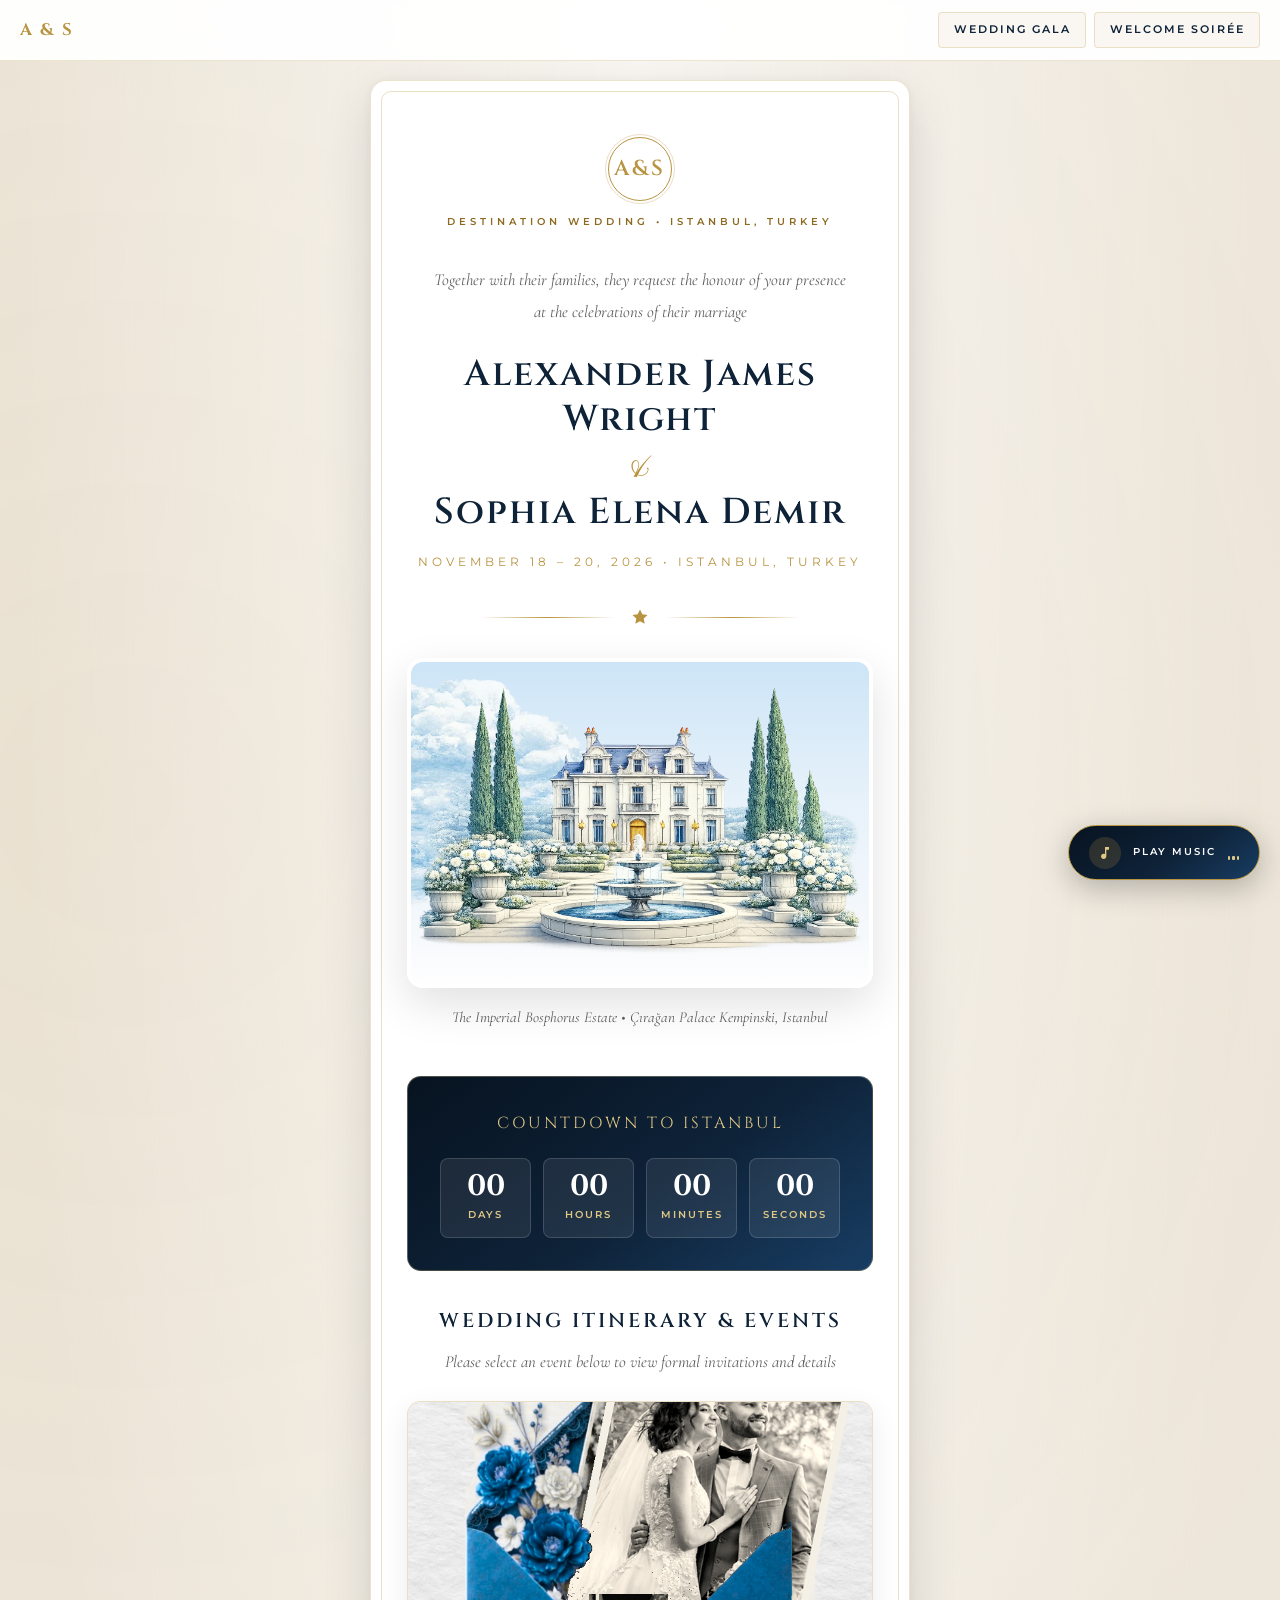
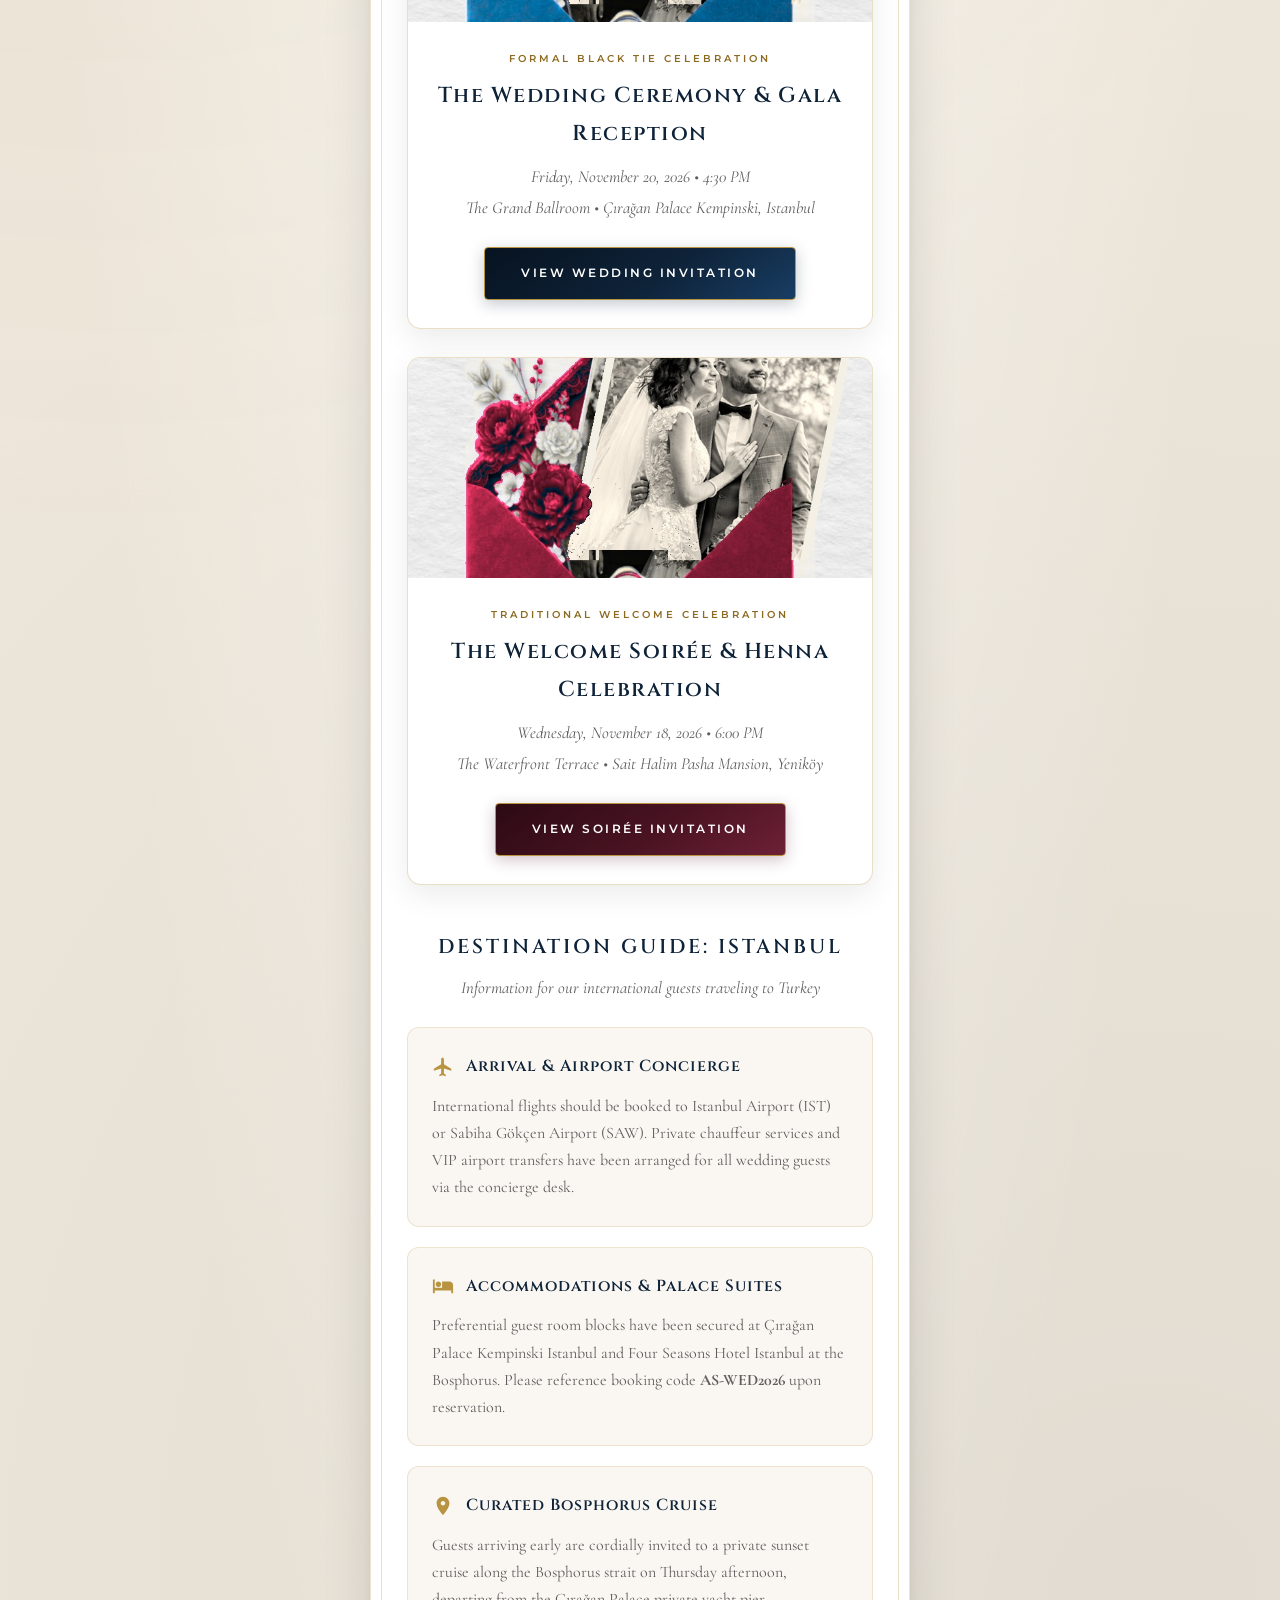
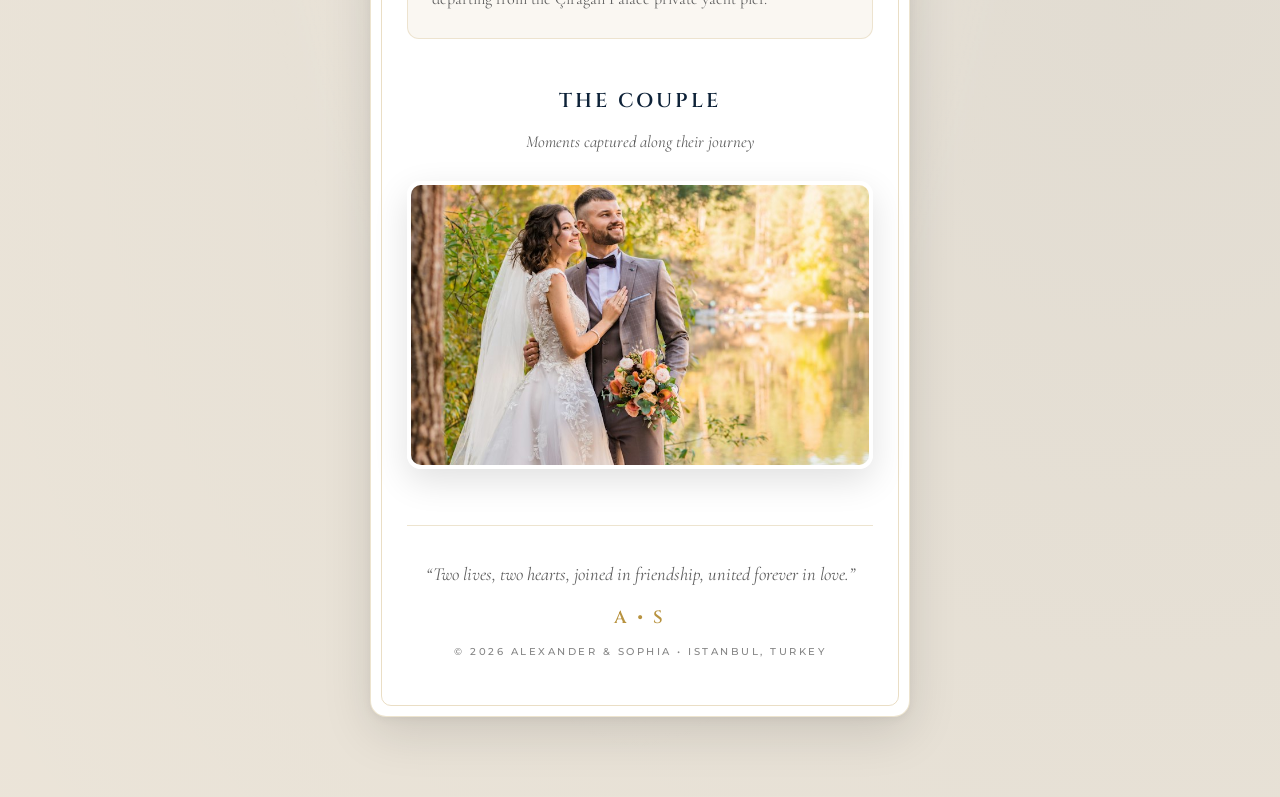
<file: index.html>
<!DOCTYPE html>
<html lang="en" data-theme="navy">
<head>
  <meta charset="UTF-8">
  <meta name="viewport" content="width=device-width, initial-scale=1.0">
  <meta name="description" content="The Wedding Celebrations of Alexander & Sophia — A Luxury Destination Wedding in Istanbul, Turkey.">
  <title>Alexander & Sophia — The Wedding Celebrations</title>
  <link rel="stylesheet" href="style.css">
</head>
<body>

  <!-- Top Floating Navigation -->
  <header class="top-nav-bar">
    <div class="nav-monogram">A &amp; S</div>
    <div style="display: flex; gap: 0.5rem;">
      <a href="damat.html" class="nav-link-btn">Wedding Gala</a>
      <a href="gelin.html" class="nav-link-btn">Welcome Soirée</a>
    </div>
  </header>

  <!-- Page Container -->
  <main class="page-container" style="padding-top: 5rem;">

    <!-- Main Invitation Stationery Sheet -->
    <article class="invitation-sheet">

      <!-- Monogram Crest -->
      <div class="monogram-crest">
        <div class="crest-symbol">
          <span class="crest-letters">A&amp;S</span>
        </div>
        <div class="crest-subtitle">Destination Wedding &bull; Istanbul, Turkey</div>
      </div>

      <!-- Formal Heading -->
      <header class="invitation-header">
        <p class="invitation-intro">
          Together with their families, they request the honour of your presence at the celebrations of their marriage
        </p>
        <h1 class="couple-title">
          Alexander James Wright
          <span class="ampersand">&amp;</span>
          Sophia Elena Demir
        </h1>
        <p class="font-sans text-gold" style="font-size: 0.75rem; letter-spacing: 4px; margin-top: 1rem;">
          November 18 &ndash; 20, 2026 &bull; Istanbul, Turkey
        </p>
      </header>

      <!-- Luxury Divider -->
      <div class="luxury-divider">
        <svg viewBox="0 0 24 24"><path d="M12 2L15.09 8.26L22 9.27L17 14.14L18.18 21.02L12 17.77L5.82 21.02L7 14.14L2 9.27L8.91 8.26L12 2Z"/></svg>
      </div>

      <!-- Featured Grand Palace Venue Artwork with Moving Clouds -->
      <div class="section-block">
        <div class="palace-scene-card">
          <div class="palace-scene-sky">
            <div class="cloud-layer cloud-1"><img src="assets/cloud-1.webp" alt="Drifting Clouds"></div>
            <div class="cloud-layer cloud-2"><img src="assets/cloud-2.webp" alt="Drifting Clouds"></div>
            <div class="cloud-layer cloud-3"><img src="assets/cloud-3.webp" alt="Drifting Clouds"></div>
          </div>
          <div class="palace-scene-building">
            <img src="assets/home.webp" alt="The Imperial Bosphorus Estate — Çırağan Palace">
          </div>
        </div>
        <p class="artwork-caption">
          The Imperial Bosphorus Estate &bull; Çırağan Palace Kempinski, Istanbul
        </p>
      </div>

      <!-- Countdown to Istanbul -->
      <div class="countdown-box" data-countdown="2026-11-20T17:00:00">
        <div class="countdown-heading">Countdown to Istanbul</div>
        <div class="countdown-numbers">
          <div class="countdown-item">
            <div class="countdown-digit" id="count-days">00</div>
            <div class="countdown-unit">Days</div>
          </div>
          <div class="countdown-item">
            <div class="countdown-digit" id="count-hours">00</div>
            <div class="countdown-unit">Hours</div>
          </div>
          <div class="countdown-item">
            <div class="countdown-digit" id="count-minutes">00</div>
            <div class="countdown-unit">Minutes</div>
          </div>
          <div class="countdown-item">
            <div class="countdown-digit" id="count-seconds">00</div>
            <div class="countdown-unit">Seconds</div>
          </div>
        </div>
      </div>

      <!-- Wedding Events Overview / Two Portals -->
      <div class="section-block">
        <h2 class="section-title">Wedding Itinerary &amp; Events</h2>
        <p class="section-subtitle">Please select an event below to view formal invitations and details</p>

        <!-- Event 1: The Wedding Gala (Groom & Bride) -->
        <div class="portal-card">
          <div class="portal-thumb">
            <img src="assets/envelope-blue.jpg" alt="The Formal Wedding Invitation Envelope">
          </div>
          <div class="portal-body">
            <div class="portal-tag">Formal Black Tie Celebration</div>
            <h3 class="portal-name">The Wedding Ceremony &amp; Gala Reception</h3>
            <p class="portal-date-venue">
              Friday, November 20, 2026 &bull; 4:30 PM<br>
              The Grand Ballroom &bull; Çırağan Palace Kempinski, Istanbul
            </p>
            <a href="damat.html" class="btn-luxury btn-primary-navy">View Wedding Invitation</a>
          </div>
        </div>

        <!-- Event 2: Welcome Soirée & Henna Night -->
        <div class="portal-card">
          <div class="portal-thumb">
            <img src="assets/envelope-burgundy.jpg" alt="The Traditional Bosphorus Henna Night Invitation">
          </div>
          <div class="portal-body">
            <div class="portal-tag">Traditional Welcome Celebration</div>
            <h3 class="portal-name">The Welcome Soirée &amp; Henna Celebration</h3>
            <p class="portal-date-venue">
              Wednesday, November 18, 2026 &bull; 6:00 PM<br>
              The Waterfront Terrace &bull; Sait Halim Pasha Mansion, Yeniköy
            </p>
            <a href="gelin.html" class="btn-luxury btn-primary-burgundy">View Soirée Invitation</a>
          </div>
        </div>
      </div>

      <!-- Destination Travel Highlights -->
      <div class="section-block">
        <h2 class="section-title">Destination Guide: Istanbul</h2>
        <p class="section-subtitle">Information for our international guests traveling to Turkey</p>

        <div class="guide-card">
          <div class="guide-header">
            <svg viewBox="0 0 24 24"><path d="M21 16v-2l-8-5V3.5c0-.83-.67-1.5-1.5-1.5S10 2.67 10 3.5V9l-8 5v2l8-2.5V19l-2 1.5V22l3.5-1 3.5 1v-1.5L13 19v-5.5l8 2.5z"/></svg>
            <h4 class="guide-title">Arrival &amp; Airport Concierge</h4>
          </div>
          <p class="guide-text">
            International flights should be booked to Istanbul Airport (IST) or Sabiha Gökçen Airport (SAW). Private chauffeur services and VIP airport transfers have been arranged for all wedding guests via the concierge desk.
          </p>
        </div>

        <div class="guide-card">
          <div class="guide-header">
            <svg viewBox="0 0 24 24"><path d="M7 13c1.66 0 3-1.34 3-3S8.66 7 7 7s-3 1.34-3 3 1.34 3 3 3zm12-6h-8v7H3V5H1v15h2v-3h18v3h2v-9c0-2.21-1.79-4-4-4z"/></svg>
            <h4 class="guide-title">Accommodations &amp; Palace Suites</h4>
          </div>
          <p class="guide-text">
            Preferential guest room blocks have been secured at Çırağan Palace Kempinski Istanbul and Four Seasons Hotel Istanbul at the Bosphorus. Please reference booking code <strong>AS-WED2026</strong> upon reservation.
          </p>
        </div>

        <div class="guide-card">
          <div class="guide-header">
            <svg viewBox="0 0 24 24"><path d="M12 2C8.13 2 5 5.13 5 9c0 5.25 7 13 7 13s7-7.75 7-13c0-3.87-3.13-7-7-7zm0 9.5c-1.38 0-2.5-1.12-2.5-2.5s1.12-2.5 2.5-2.5 2.5 1.12 2.5 2.5-1.12 2.5-2.5 2.5z"/></svg>
            <h4 class="guide-title">Curated Bosphorus Cruise</h4>
          </div>
          <p class="guide-text">
            Guests arriving early are cordially invited to a private sunset cruise along the Bosphorus strait on Thursday afternoon, departing from the Çırağan Palace private yacht pier.
          </p>
        </div>
      </div>

      <!-- Romantic Editorial Photo Feature -->
      <div class="section-block">
        <h2 class="section-title">The Couple</h2>
        <p class="section-subtitle">Moments captured along their journey</p>
        <div class="artwork-frame">
          <img src="assets/stock_couple_smile.jpg" alt="Alexander &amp; Sophia in Istanbul">
        </div>
      </div>

      <!-- Stationery Footer -->
      <footer class="stationery-footer">
        <p class="footer-quote">
          &ldquo;Two lives, two hearts, joined in friendship, united forever in love.&rdquo;
        </p>
        <div class="footer-monogram">A &bull; S</div>
        <p class="footer-credits">
          &copy; 2026 Alexander &amp; Sophia &bull; Istanbul, Turkey
        </p>
      </footer>

    </article>
  </main>

  <!-- Audio Player Floating Bar (Canon in D Major) -->
  <div class="floating-audio-bar" id="audio-player-btn" title="Toggle Ceremony Music">
    <div class="audio-icon-box">
      <svg viewBox="0 0 24 24"><path d="M12 3v10.55c-.59-.34-1.27-.55-2-.55-2.21 0-4 1.79-4 4s1.79 4 4 4 4-1.79 4-4V7h4V3h-6z"/></svg>
    </div>
    <span class="audio-label">Play Music</span>
    <div class="sound-bars-indicator">
      <span></span><span></span><span></span>
    </div>
  </div>

  <audio id="wedding-audio" loop preload="auto">
    <source src="assets/wedding-music.ogg" type="audio/ogg">
    <source src="assets/wedding-music.mp3" type="audio/mpeg">
  </audio>

  <script src="main.js"></script>
</body>
</html>
</file>
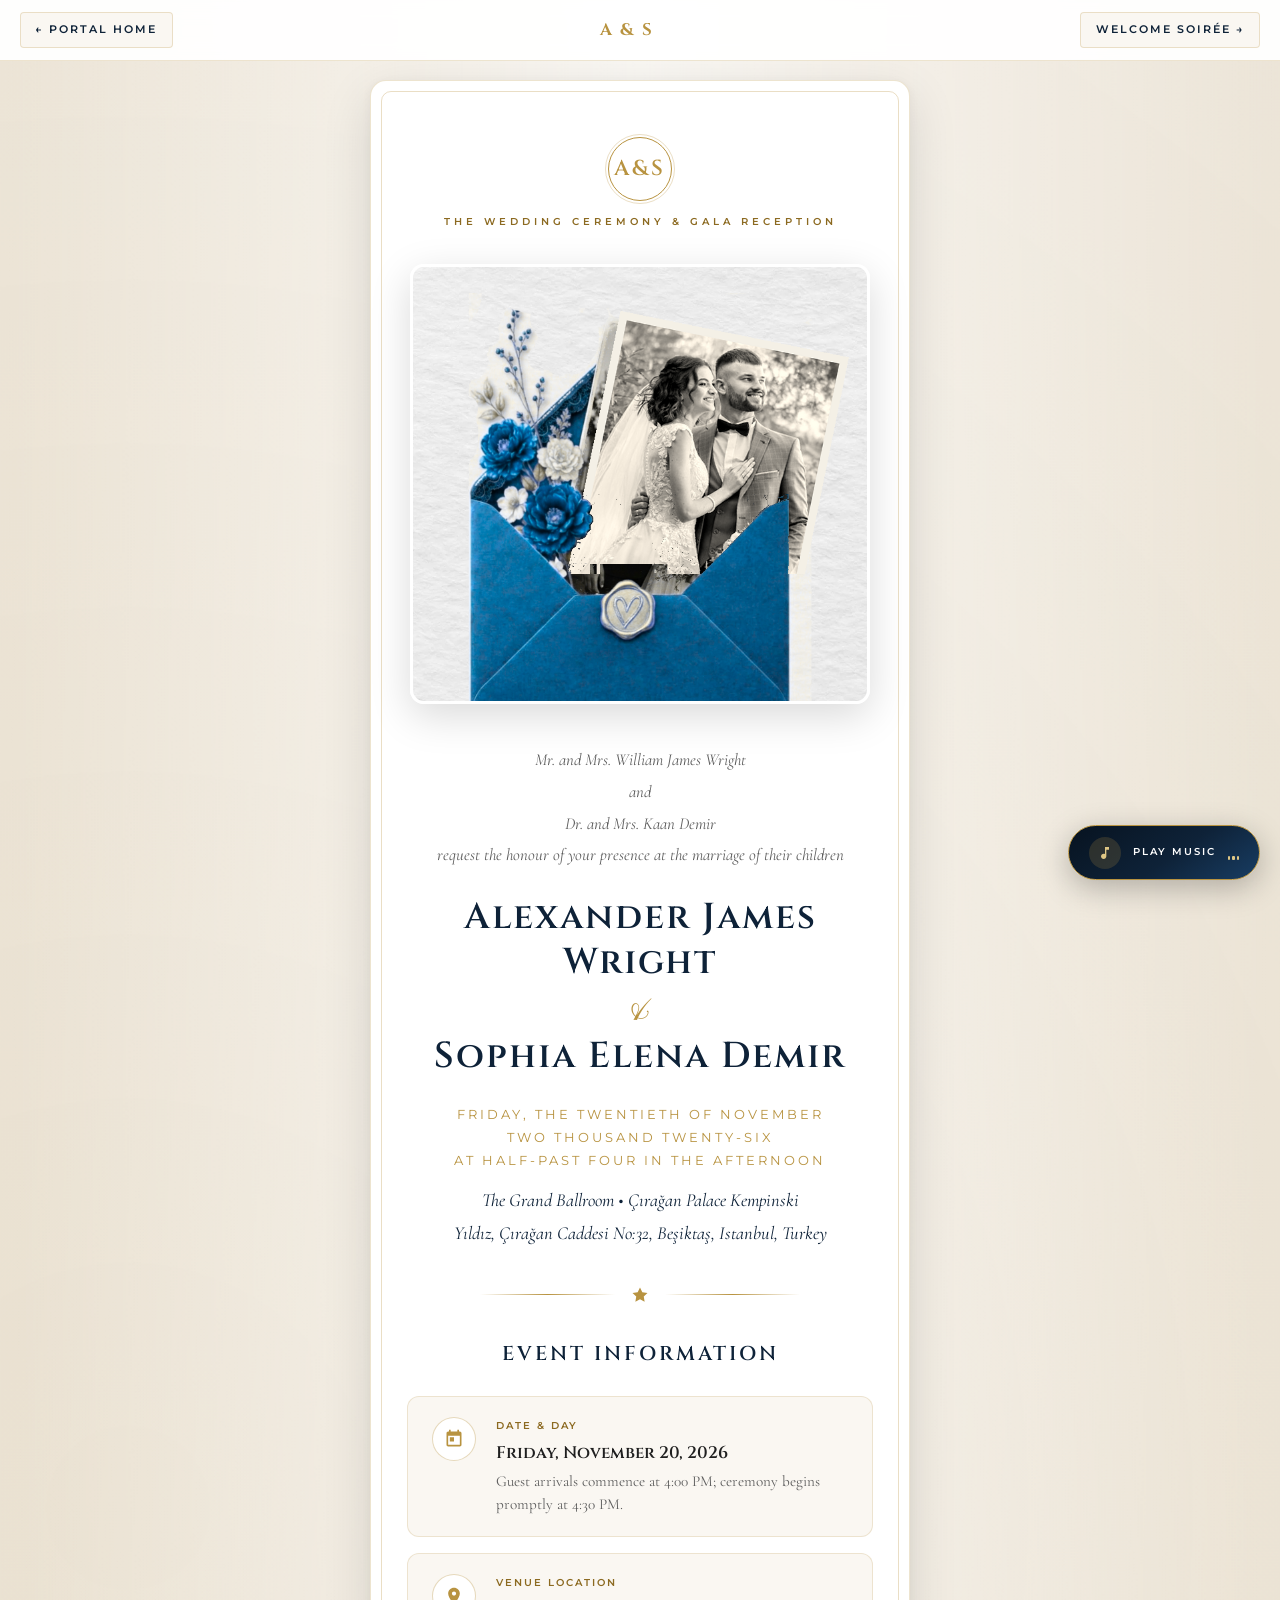
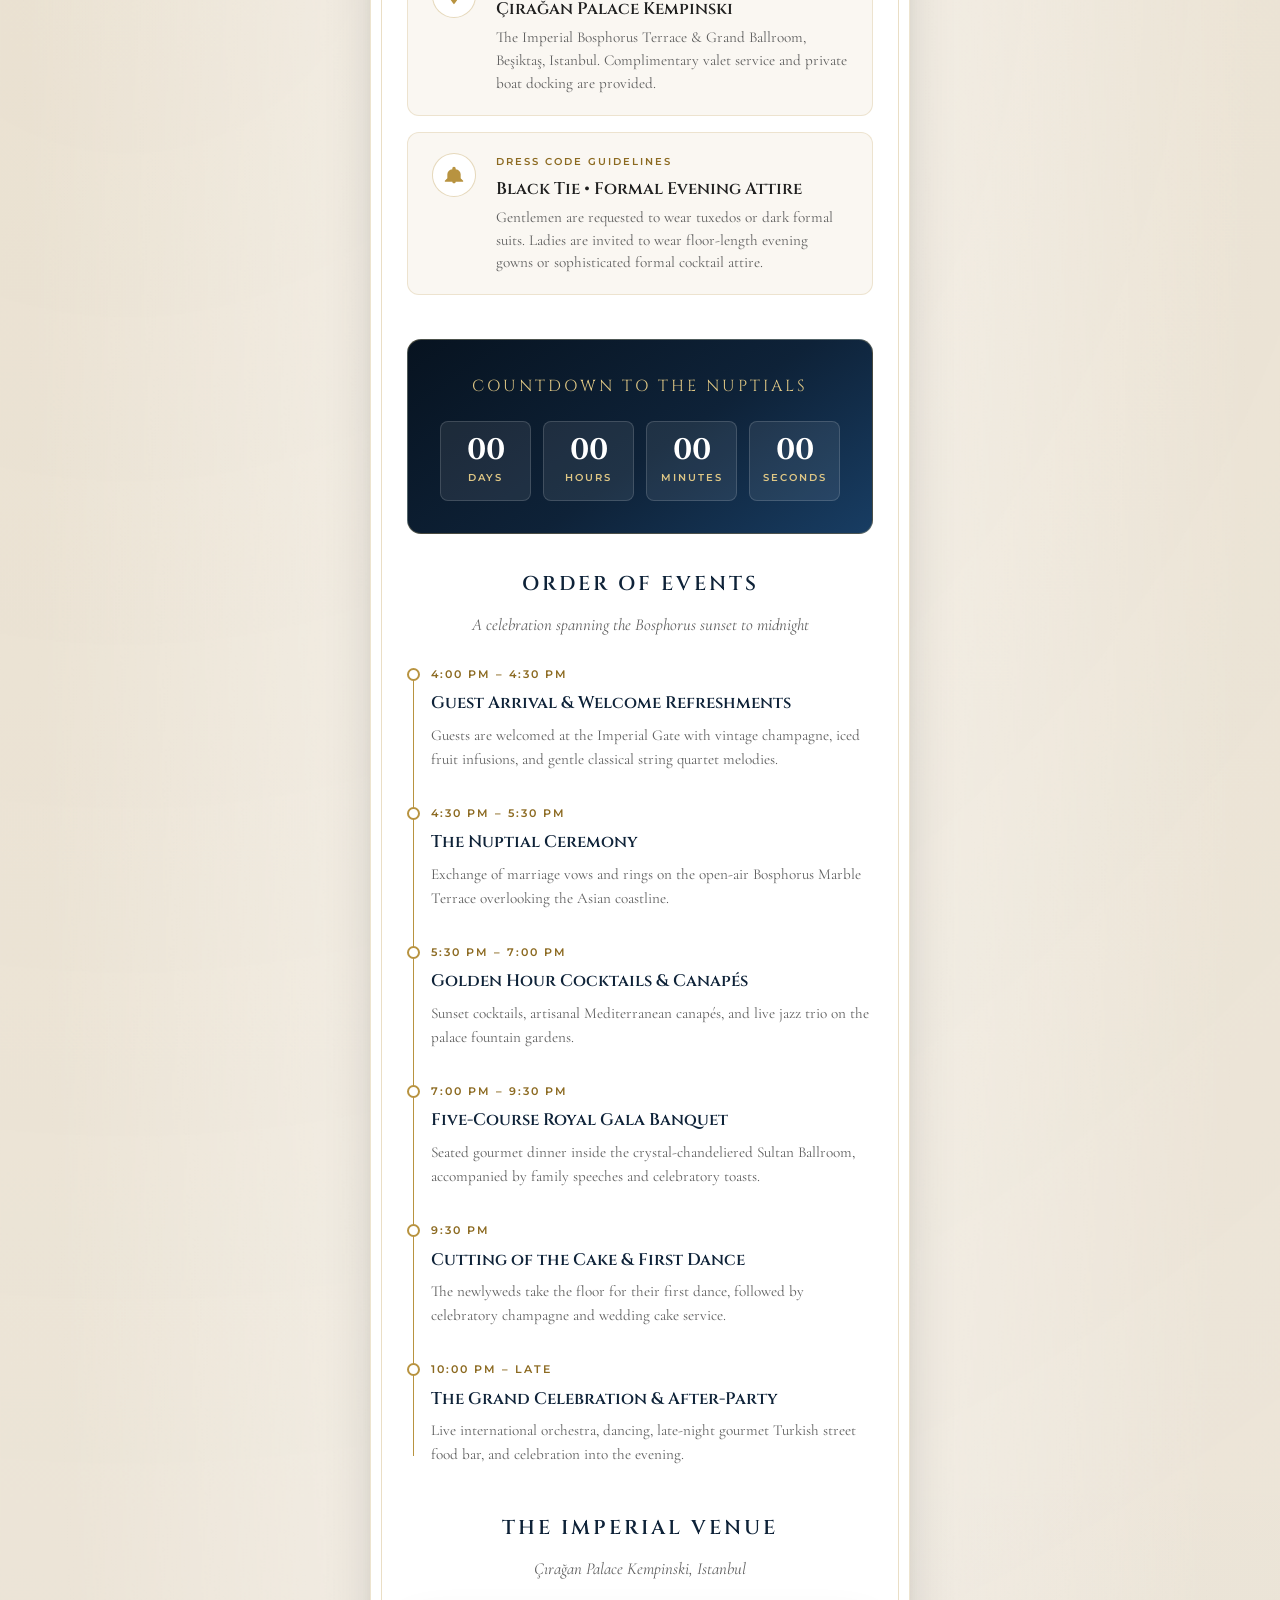
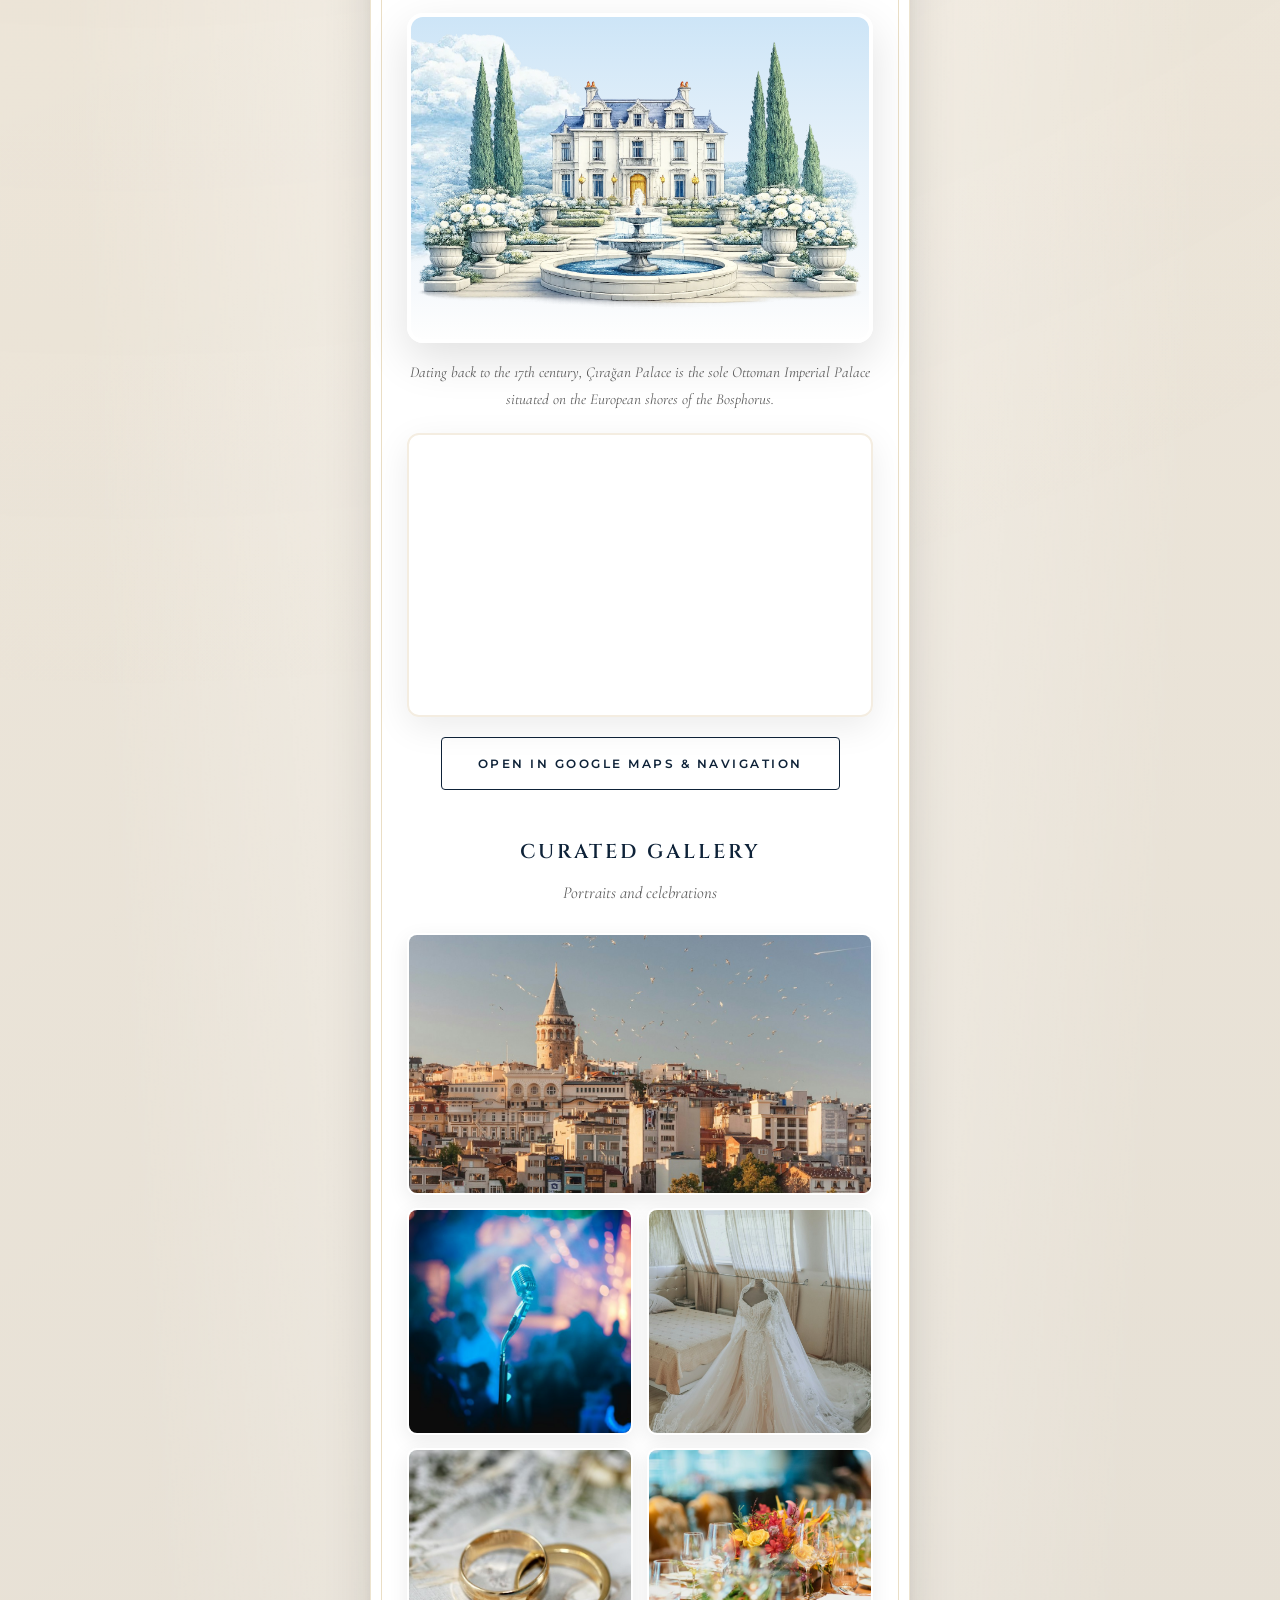
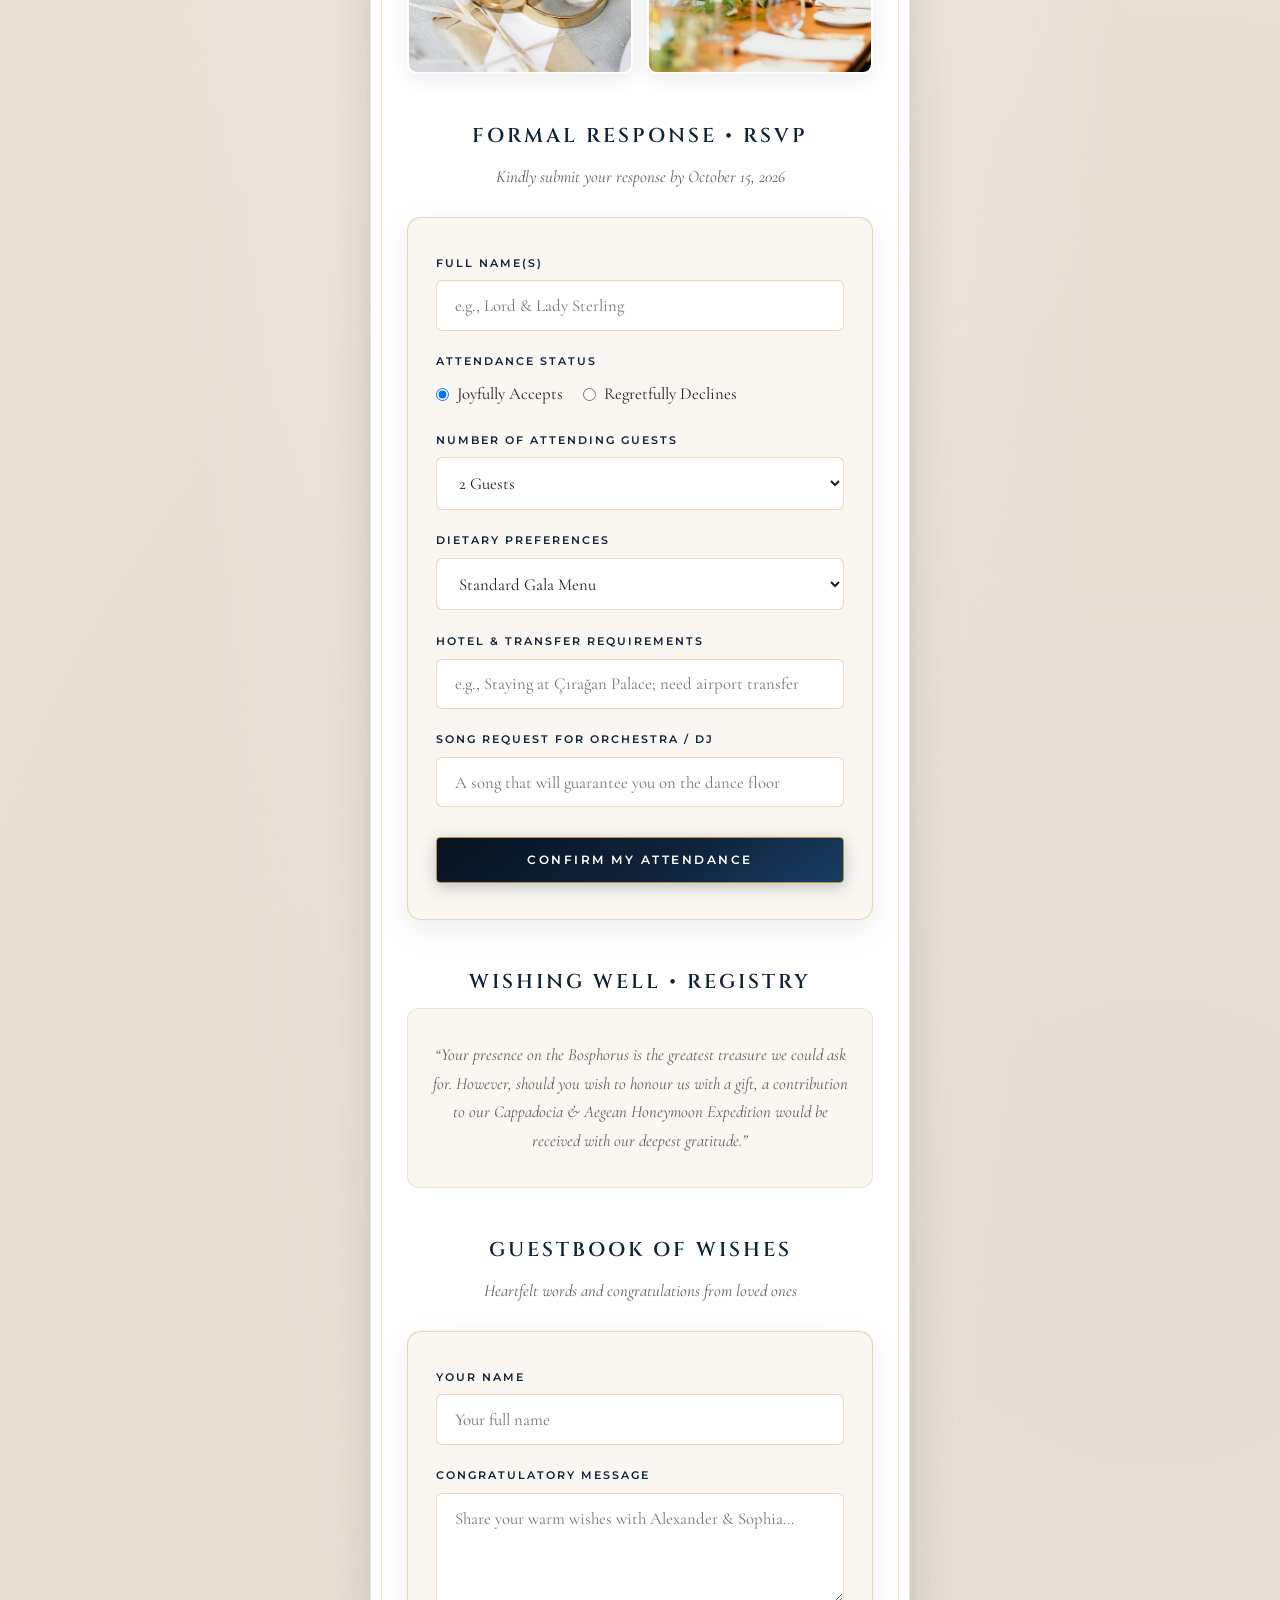
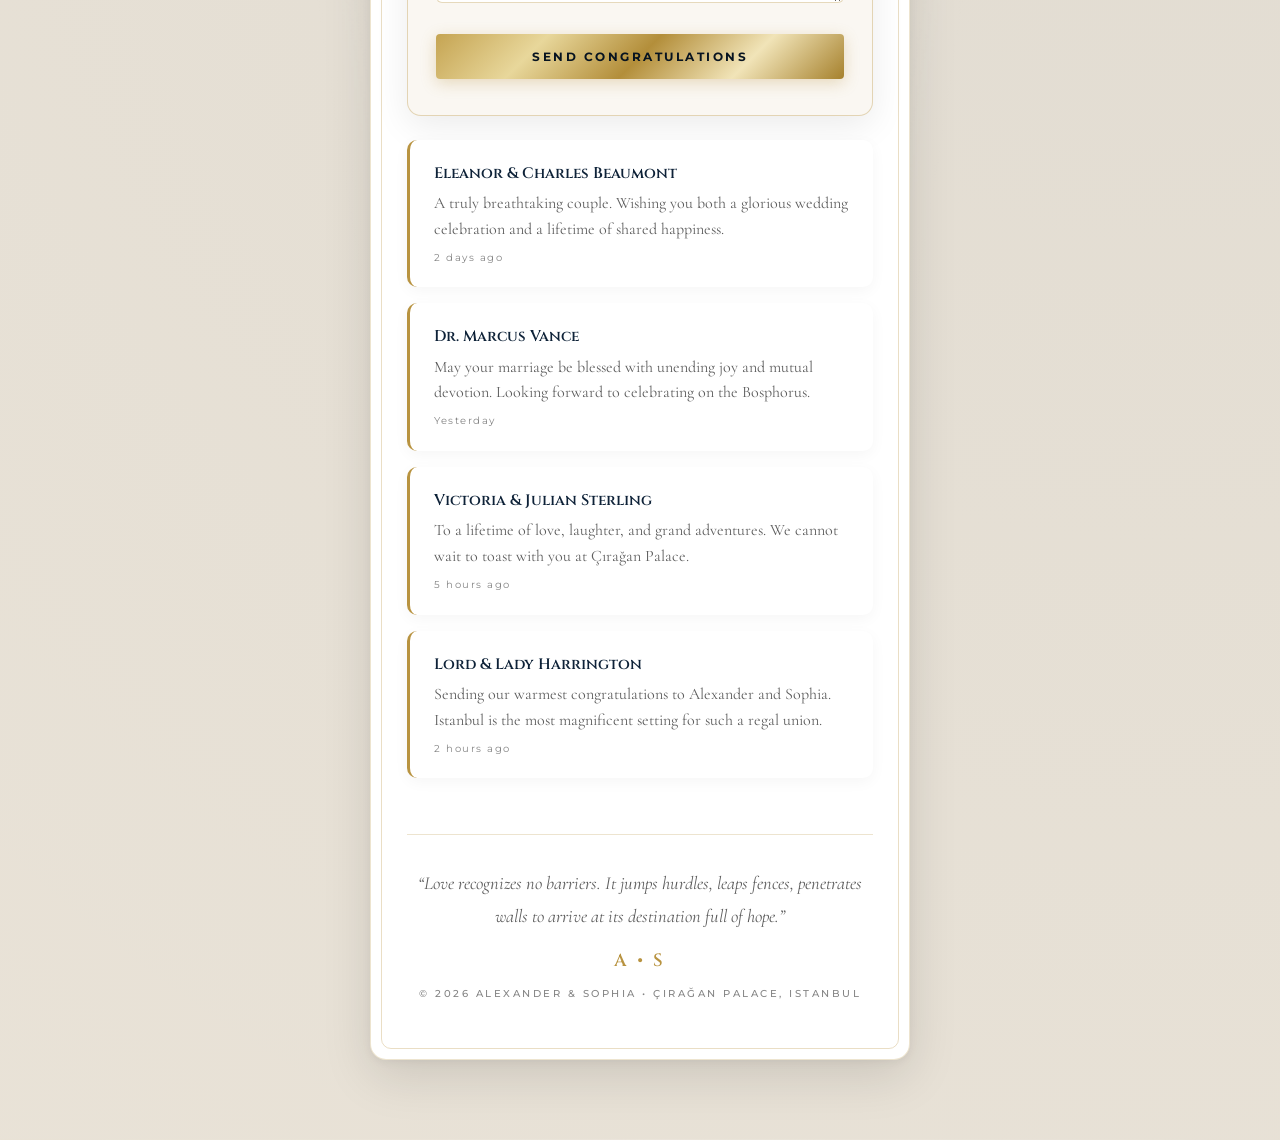
<file: damat.html>
<!DOCTYPE html>
<html lang="en" data-theme="navy">
<head>
  <meta charset="UTF-8">
  <meta name="viewport" content="width=device-width, initial-scale=1.0">
  <meta name="description" content="Formal Wedding Ceremony &amp; Gala Reception Invitation for Alexander &amp; Sophia at Çırağan Palace Kempinski, Istanbul.">
  <title>The Wedding Ceremony &amp; Gala Reception — Alexander &amp; Sophia</title>
  <link rel="stylesheet" href="style.css">
</head>
<body>

  <!-- Top Floating Navigation -->
  <header class="top-nav-bar">
    <a href="index.html" class="nav-link-btn">&larr; Portal Home</a>
    <div class="nav-monogram">A &amp; S</div>
    <a href="gelin.html" class="nav-link-btn">Welcome Soirée &rarr;</a>
  </header>

  <!-- Page Container -->
  <main class="page-container" style="padding-top: 5rem;">

    <!-- Main Invitation Stationery Sheet -->
    <article class="invitation-sheet">

      <!-- Monogram Crest -->
      <div class="monogram-crest">
        <div class="crest-symbol">
          <span class="crest-letters">A&amp;S</span>
        </div>
        <div class="crest-subtitle">The Wedding Ceremony &amp; Gala Reception</div>
      </div>

      <!-- Formal Envelope Hero (The User's Real Uploaded Asset) -->
      <div class="envelope-hero">
        <div class="envelope-image-frame">
          <img src="assets/envelope-blue.jpg" alt="Formal Wedding Invitation Envelope with Couple Photograph and Wax Seal">
        </div>
      </div>

      <!-- Formal Wedding Invitation Announcement -->
      <header class="invitation-header">
        <p class="invitation-intro">
          Mr. and Mrs. William James Wright<br>
          and<br>
          Dr. and Mrs. Kaan Demir<br>
          request the honour of your presence at the marriage of their children
        </p>

        <h1 class="couple-title">
          Alexander James Wright
          <span class="ampersand">&amp;</span>
          Sophia Elena Demir
        </h1>

        <p class="font-sans text-gold" style="font-size: 0.8rem; letter-spacing: 3px; margin: 1.5rem 0 0.5rem;">
          Friday, The Twentieth of November<br>
          Two Thousand Twenty-Six<br>
          at Half-Past Four in the Afternoon
        </p>

        <p class="font-serif" style="font-size: 1.15rem; font-style: italic; color: var(--navy-primary); margin-top: 0.75rem;">
          The Grand Ballroom &bull; Çırağan Palace Kempinski<br>
          Yıldız, Çırağan Caddesi No:32, Beşiktaş, Istanbul, Turkey
        </p>
      </header>

      <!-- Luxury Divider -->
      <div class="luxury-divider">
        <svg viewBox="0 0 24 24"><path d="M12 2L15.09 8.26L22 9.27L17 14.14L18.18 21.02L12 17.77L5.82 21.02L7 14.14L2 9.27L8.91 8.26L12 2Z"/></svg>
      </div>

      <!-- Essential Event Details -->
      <div class="section-block">
        <h2 class="section-title">Event Information</h2>
        <div class="details-grid">
          
          <div class="detail-card">
            <div class="detail-icon-box">
              <svg viewBox="0 0 24 24"><path d="M19 3h-1V1h-2v2H8V1H6v2H5c-1.11 0-1.99.9-1.99 2L3 19c0 1.1.89 2 2 2h14c1.1 0 2-.9 2-2V5c0-1.1-.9-2-2-2zm0 16H5V8h14v11zM7 10h5v5H7z"/></svg>
            </div>
            <div class="detail-content">
              <div class="detail-label">Date &amp; Day</div>
              <div class="detail-value">Friday, November 20, 2026</div>
              <div class="detail-desc">Guest arrivals commence at 4:00 PM; ceremony begins promptly at 4:30 PM.</div>
            </div>
          </div>

          <div class="detail-card">
            <div class="detail-icon-box">
              <svg viewBox="0 0 24 24"><path d="M12 2C8.13 2 5 5.13 5 9c0 5.25 7 13 7 13s7-7.75 7-13c0-3.87-3.13-7-7-7zm0 9.5c-1.38 0-2.5-1.12-2.5-2.5s1.12-2.5 2.5-2.5 2.5 1.12 2.5 2.5-1.12 2.5-2.5 2.5z"/></svg>
            </div>
            <div class="detail-content">
              <div class="detail-label">Venue Location</div>
              <div class="detail-value">Çırağan Palace Kempinski</div>
              <div class="detail-desc">The Imperial Bosphorus Terrace &amp; Grand Ballroom, Beşiktaş, Istanbul. Complimentary valet service and private boat docking are provided.</div>
            </div>
          </div>

          <div class="detail-card">
            <div class="detail-icon-box">
              <svg viewBox="0 0 24 24"><path d="M12 2c1.1 0 2 .9 2 2v1.07C17.61 5.57 20 8.01 20 11v5l3 3v1H1v-1l3-3v-5c0-2.99 2.39-5.43 6-5.93V4c0-1.1.9-2 2-2zm0 20c1.1 0 2-.9 2-2h-4c0 1.1.9 2 2 2z"/></svg>
            </div>
            <div class="detail-content">
              <div class="detail-label">Dress Code Guidelines</div>
              <div class="detail-value">Black Tie &bull; Formal Evening Attire</div>
              <div class="detail-desc">Gentlemen are requested to wear tuxedos or dark formal suits. Ladies are invited to wear floor-length evening gowns or sophisticated formal cocktail attire.</div>
            </div>
          </div>

        </div>
      </div>

      <!-- Live Countdown -->
      <div class="countdown-box" data-countdown="2026-11-20T16:30:00">
        <div class="countdown-heading">Countdown to the Nuptials</div>
        <div class="countdown-numbers">
          <div class="countdown-item">
            <div class="countdown-digit" id="count-days">00</div>
            <div class="countdown-unit">Days</div>
          </div>
          <div class="countdown-item">
            <div class="countdown-digit" id="count-hours">00</div>
            <div class="countdown-unit">Hours</div>
          </div>
          <div class="countdown-item">
            <div class="countdown-digit" id="count-minutes">00</div>
            <div class="countdown-unit">Minutes</div>
          </div>
          <div class="countdown-item">
            <div class="countdown-digit" id="count-seconds">00</div>
            <div class="countdown-unit">Seconds</div>
          </div>
        </div>
      </div>

      <!-- Detailed Order of Events / Schedule -->
      <div class="section-block">
        <h2 class="section-title">Order of Events</h2>
        <p class="section-subtitle">A celebration spanning the Bosphorus sunset to midnight</p>

        <div class="timeline-list">
          
          <div class="timeline-row">
            <div class="timeline-node"></div>
            <div class="timeline-time-badge">4:00 PM &ndash; 4:30 PM</div>
            <div class="timeline-title-text">Guest Arrival &amp; Welcome Refreshments</div>
            <div class="timeline-desc-text">Guests are welcomed at the Imperial Gate with vintage champagne, iced fruit infusions, and gentle classical string quartet melodies.</div>
          </div>

          <div class="timeline-row">
            <div class="timeline-node"></div>
            <div class="timeline-time-badge">4:30 PM &ndash; 5:30 PM</div>
            <div class="timeline-title-text">The Nuptial Ceremony</div>
            <div class="timeline-desc-text">Exchange of marriage vows and rings on the open-air Bosphorus Marble Terrace overlooking the Asian coastline.</div>
          </div>

          <div class="timeline-row">
            <div class="timeline-node"></div>
            <div class="timeline-time-badge">5:30 PM &ndash; 7:00 PM</div>
            <div class="timeline-title-text">Golden Hour Cocktails &amp; Canapés</div>
            <div class="timeline-desc-text">Sunset cocktails, artisanal Mediterranean canapés, and live jazz trio on the palace fountain gardens.</div>
          </div>

          <div class="timeline-row">
            <div class="timeline-node"></div>
            <div class="timeline-time-badge">7:00 PM &ndash; 9:30 PM</div>
            <div class="timeline-title-text">Five-Course Royal Gala Banquet</div>
            <div class="timeline-desc-text">Seated gourmet dinner inside the crystal-chandeliered Sultan Ballroom, accompanied by family speeches and celebratory toasts.</div>
          </div>

          <div class="timeline-row">
            <div class="timeline-node"></div>
            <div class="timeline-time-badge">9:30 PM</div>
            <div class="timeline-title-text">Cutting of the Cake &amp; First Dance</div>
            <div class="timeline-desc-text">The newlyweds take the floor for their first dance, followed by celebratory champagne and wedding cake service.</div>
          </div>

          <div class="timeline-row">
            <div class="timeline-node"></div>
            <div class="timeline-time-badge">10:00 PM &ndash; Late</div>
            <div class="timeline-title-text">The Grand Celebration &amp; After-Party</div>
            <div class="timeline-desc-text">Live international orchestra, dancing, late-night gourmet Turkish street food bar, and celebration into the evening.</div>
          </div>

        </div>
      </div>

      <!-- The Grand Palace Venue Artwork Section with Moving Clouds -->
      <div class="section-block">
        <h2 class="section-title">The Imperial Venue</h2>
        <p class="section-subtitle">Çırağan Palace Kempinski, Istanbul</p>

        <div class="palace-scene-card">
          <div class="palace-scene-sky">
            <div class="cloud-layer cloud-1"><img src="assets/cloud-1.webp" alt="Drifting Clouds"></div>
            <div class="cloud-layer cloud-2"><img src="assets/cloud-2.webp" alt="Drifting Clouds"></div>
            <div class="cloud-layer cloud-3"><img src="assets/cloud-3.webp" alt="Drifting Clouds"></div>
          </div>
          <div class="palace-scene-building">
            <img src="assets/home.webp" alt="The Imperial Bosphorus Estate — Çırağan Palace">
          </div>
        </div>
        <p class="artwork-caption">
          Dating back to the 17th century, Çırağan Palace is the sole Ottoman Imperial Palace situated on the European shores of the Bosphorus.
        </p>

        <div class="map-frame">
          <iframe
            src="https://www.google.com/maps/embed?pb=!1m18!1m12!1m3!1d3009.1!2d29.0224!3d41.0464!2m3!1f0!2f0!3f0!3m2!1i1024!2i768!4f13.1!3m3!1m2!1s0x14cab76d3a0b8e25%3A0x45e4d0c3e0c4f0a0!2s%C3%87%C4%B1ra%C4%9Fan%20Palace%20Kempinski%20Istanbul!5e0!3m2!1sen!2str"
            allowfullscreen
            loading="lazy">
          </iframe>
        </div>

        <div style="text-align: center; margin-top: 1rem;">
          <a href="https://maps.google.com/?q=Ciragan+Palace+Kempinski+Istanbul" target="_blank" class="btn-luxury btn-outline">
            Open in Google Maps &amp; Navigation
          </a>
        </div>
      </div>

      <!-- Editorial Photo Gallery -->
      <div class="section-block">
        <h2 class="section-title">Curated Gallery</h2>
        <p class="section-subtitle">Portraits and celebrations</p>

        <div class="gallery-collection">
          <div class="gallery-photo-item span-two">
            <img src="assets/bosphorus-sunset.jpg" alt="Istanbul Bosphorus Sunset Panorama">
          </div>
          <div class="gallery-photo-item">
            <img src="assets/groom-portrait.jpg" alt="Alexander in Formal Tuxedo">
          </div>
          <div class="gallery-photo-item">
            <img src="assets/bride-portrait.jpg" alt="Sophia in Bridal Gown">
          </div>
          <div class="gallery-photo-item">
            <img src="assets/wedding-rings.jpg" alt="Bespoke Gold Wedding Bands">
          </div>
          <div class="gallery-photo-item">
            <img src="assets/wedding-table.jpg" alt="Imperial Palace Banquet Tablescape">
          </div>
        </div>
      </div>

      <!-- Formal RSVP Section -->
      <div class="section-block" id="rsvp-section">
        <h2 class="section-title">Formal Response &bull; RSVP</h2>
        <p class="section-subtitle">Kindly submit your response by October 15, 2026</p>

        <form class="rsvp-card" id="rsvp-form">
          <div class="form-field">
            <label class="form-label" for="guest_name">Full Name(s)</label>
            <input type="text" id="guest_name" name="guest_name" class="form-input" placeholder="e.g., Lord &amp; Lady Sterling" required>
          </div>

          <div class="form-field">
            <label class="form-label">Attendance Status</label>
            <div class="radio-group">
              <label class="radio-option">
                <input type="radio" name="attendance" value="Joyfully Accepts" checked>
                Joyfully Accepts
              </label>
              <label class="radio-option">
                <input type="radio" name="attendance" value="Regretfully Declines">
                Regretfully Declines
              </label>
            </div>
          </div>

          <div class="form-field">
            <label class="form-label" for="guest_count">Number of Attending Guests</label>
            <select id="guest_count" name="guest_count" class="form-select">
              <option value="1">1 Guest</option>
              <option value="2" selected>2 Guests</option>
              <option value="3">3 Guests</option>
              <option value="4">4 Guests</option>
            </select>
          </div>

          <div class="form-field">
            <label class="form-label" for="dietary">Dietary Preferences</label>
            <select id="dietary" name="dietary" class="form-select">
              <option value="Standard Gala Menu" selected>Standard Gala Menu</option>
              <option value="Halal">Halal Cuisine</option>
              <option value="Vegetarian">Vegetarian</option>
              <option value="Pescatarian">Pescatarian</option>
              <option value="Gluten-Free">Gluten-Free</option>
            </select>
          </div>

          <div class="form-field">
            <label class="form-label" for="hotel_notes">Hotel &amp; Transfer Requirements</label>
            <input type="text" id="hotel_notes" name="hotel_notes" class="form-input" placeholder="e.g., Staying at Çırağan Palace; need airport transfer">
          </div>

          <div class="form-field">
            <label class="form-label" for="song_request">Song Request for Orchestra / DJ</label>
            <input type="text" id="song_request" name="song_request" class="form-input" placeholder="A song that will guarantee you on the dance floor">
          </div>

          <button type="submit" class="btn-luxury btn-primary-navy" style="width: 100%; margin-top: 0.5rem;">
            Confirm My Attendance
          </button>
        </form>
      </div>

      <!-- Honeymoon Wishing Well -->
      <div class="section-block">
        <h2 class="section-title">Wishing Well &bull; Registry</h2>
        <div class="guide-card" style="text-align: center; padding: 2rem 1.5rem;">
          <p class="guide-text" style="font-size: 1.05rem; font-style: italic; max-width: 440px; margin: 0 auto;">
            &ldquo;Your presence on the Bosphorus is the greatest treasure we could ask for. However, should you wish to honour us with a gift, a contribution to our Cappadocia &amp; Aegean Honeymoon Expedition would be received with our deepest gratitude.&rdquo;
          </p>
        </div>
      </div>

      <!-- Guestbook of Congratulations -->
      <div class="section-block">
        <h2 class="section-title">Guestbook of Wishes</h2>
        <p class="section-subtitle">Heartfelt words and congratulations from loved ones</p>

        <form class="rsvp-card" id="guestbook-form" style="margin-bottom: 1.5rem;">
          <div class="form-field">
            <label class="form-label" for="author_name">Your Name</label>
            <input type="text" id="author_name" name="author_name" class="form-input" placeholder="Your full name" required>
          </div>
          <div class="form-field">
            <label class="form-label" for="author_message">Congratulatory Message</label>
            <textarea id="author_message" name="author_message" class="form-textarea" placeholder="Share your warm wishes with Alexander &amp; Sophia..." required></textarea>
          </div>
          <button type="submit" class="btn-luxury btn-gold" style="width: 100%;">
            Send Congratulations
          </button>
        </form>

        <div class="guestbook-feed" id="guestbook-feed"></div>
      </div>

      <!-- Stationery Footer -->
      <footer class="stationery-footer">
        <p class="footer-quote">
          &ldquo;Love recognizes no barriers. It jumps hurdles, leaps fences, penetrates walls to arrive at its destination full of hope.&rdquo;
        </p>
        <div class="footer-monogram">A &bull; S</div>
        <p class="footer-credits">
          &copy; 2026 Alexander &amp; Sophia &bull; Çırağan Palace, Istanbul
        </p>
      </footer>

    </article>
  </main>

  <!-- Audio Player Floating Bar (Canon in D Major) -->
  <div class="floating-audio-bar" id="audio-player-btn" title="Toggle Ceremony Music">
    <div class="audio-icon-box">
      <svg viewBox="0 0 24 24"><path d="M12 3v10.55c-.59-.34-1.27-.55-2-.55-2.21 0-4 1.79-4 4s1.79 4 4 4 4-1.79 4-4V7h4V3h-6z"/></svg>
    </div>
    <span class="audio-label">Play Music</span>
    <div class="sound-bars-indicator">
      <span></span><span></span><span></span>
    </div>
  </div>

  <audio id="wedding-audio" loop preload="auto">
    <source src="assets/wedding-music.ogg" type="audio/ogg">
    <source src="assets/wedding-music.mp3" type="audio/mpeg">
  </audio>

  <script src="main.js"></script>
</body>
</html>
</file>
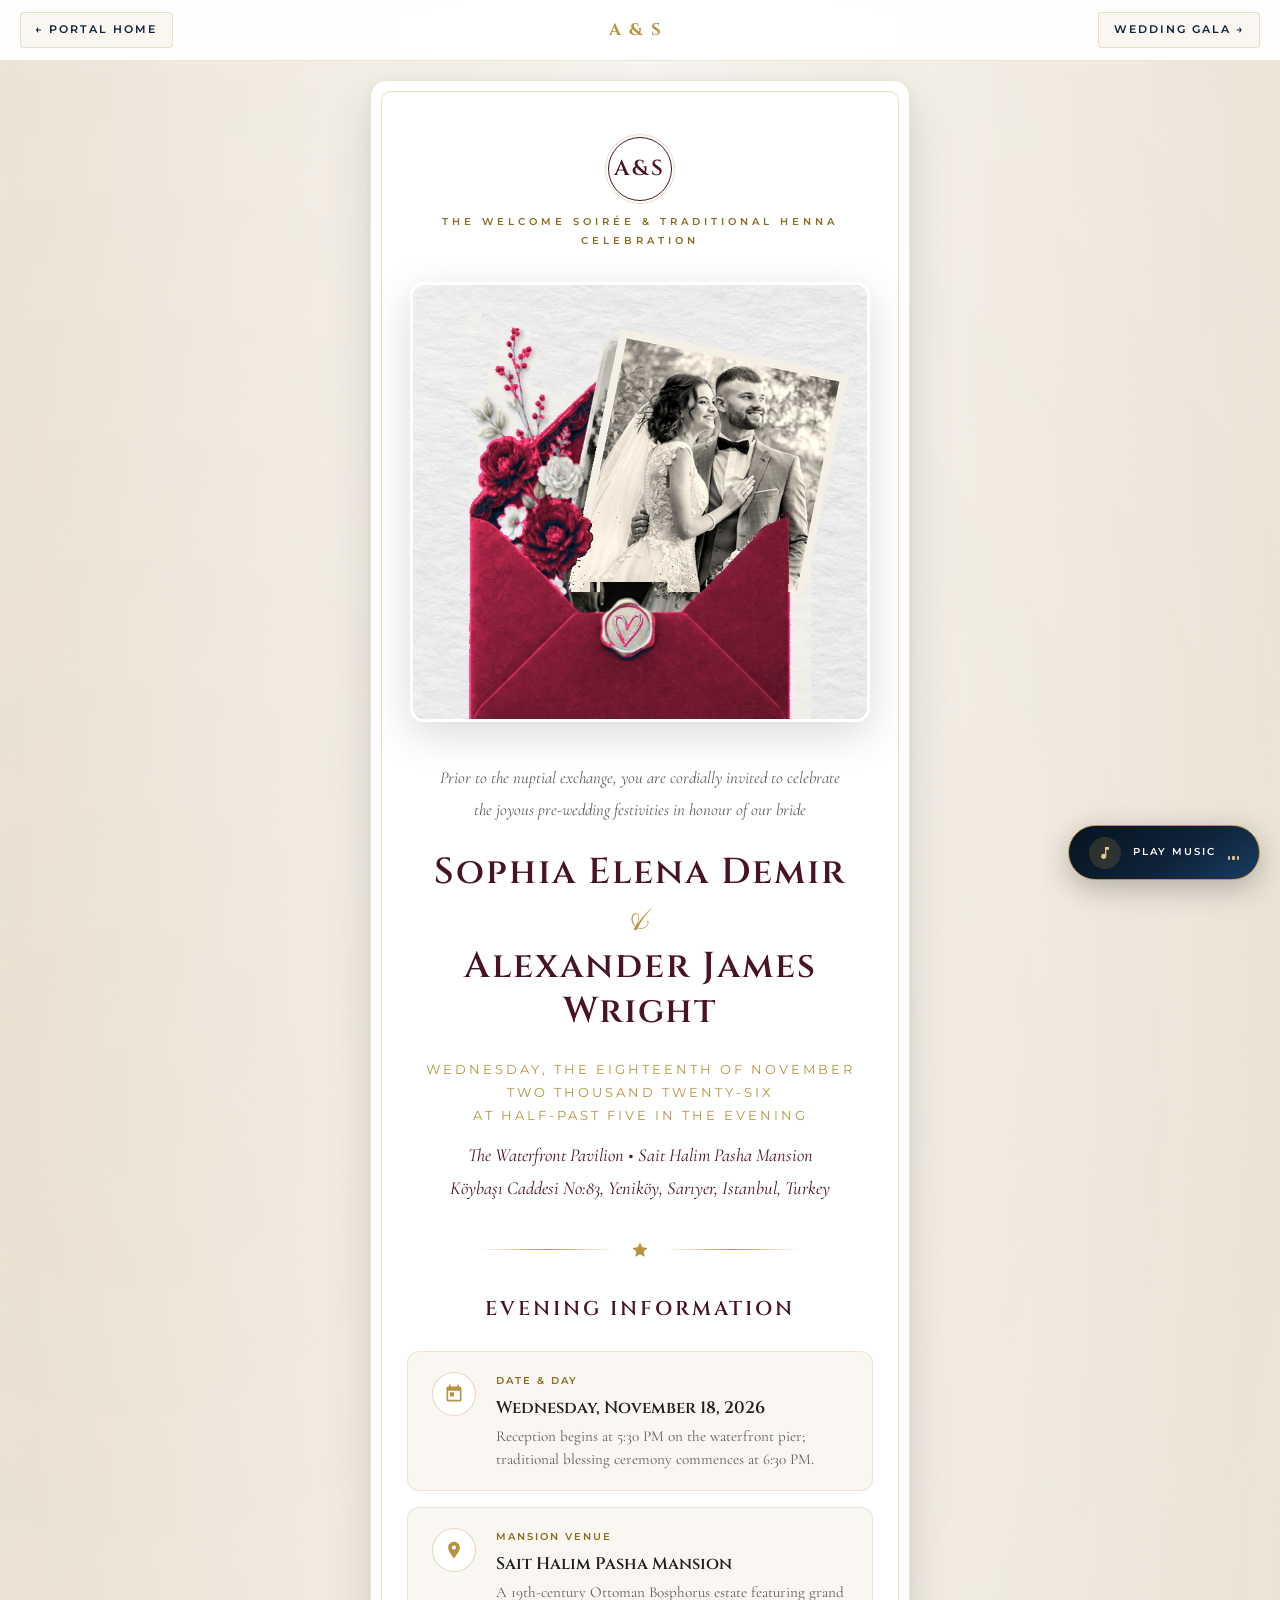
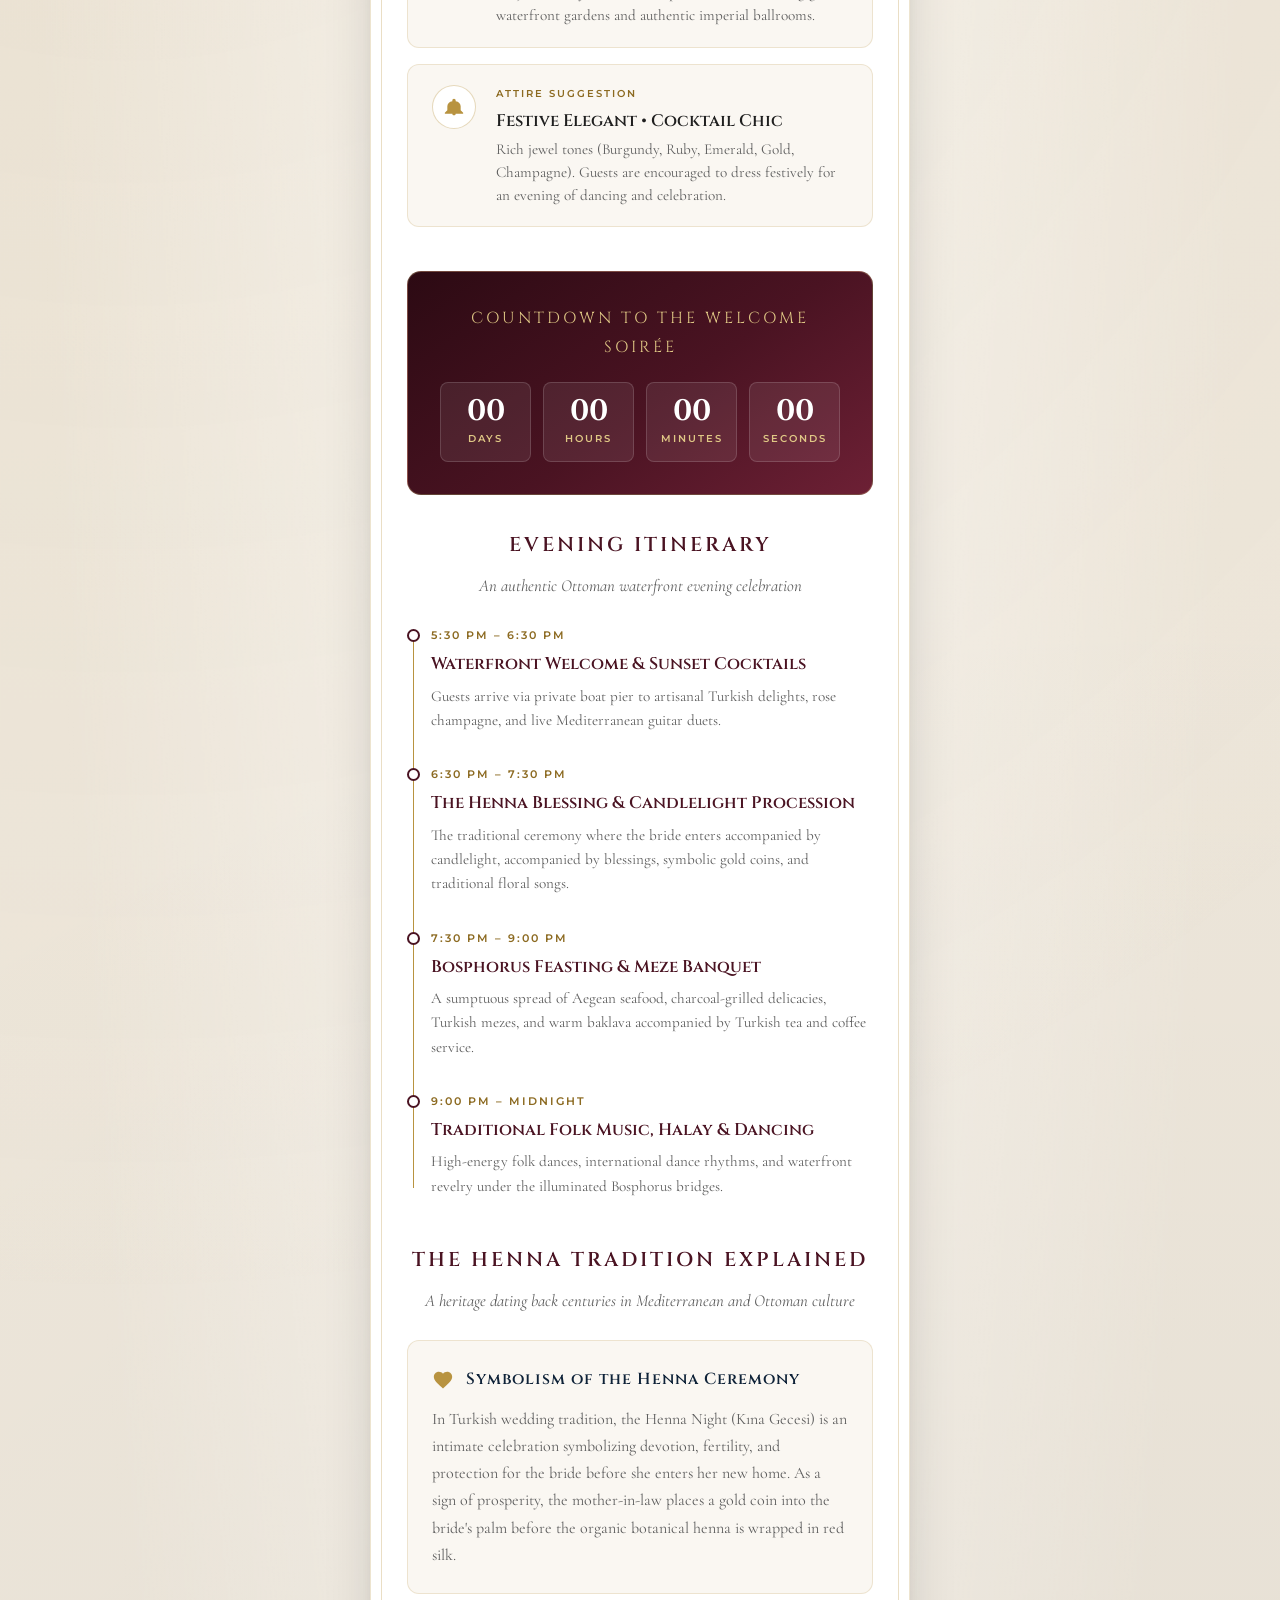
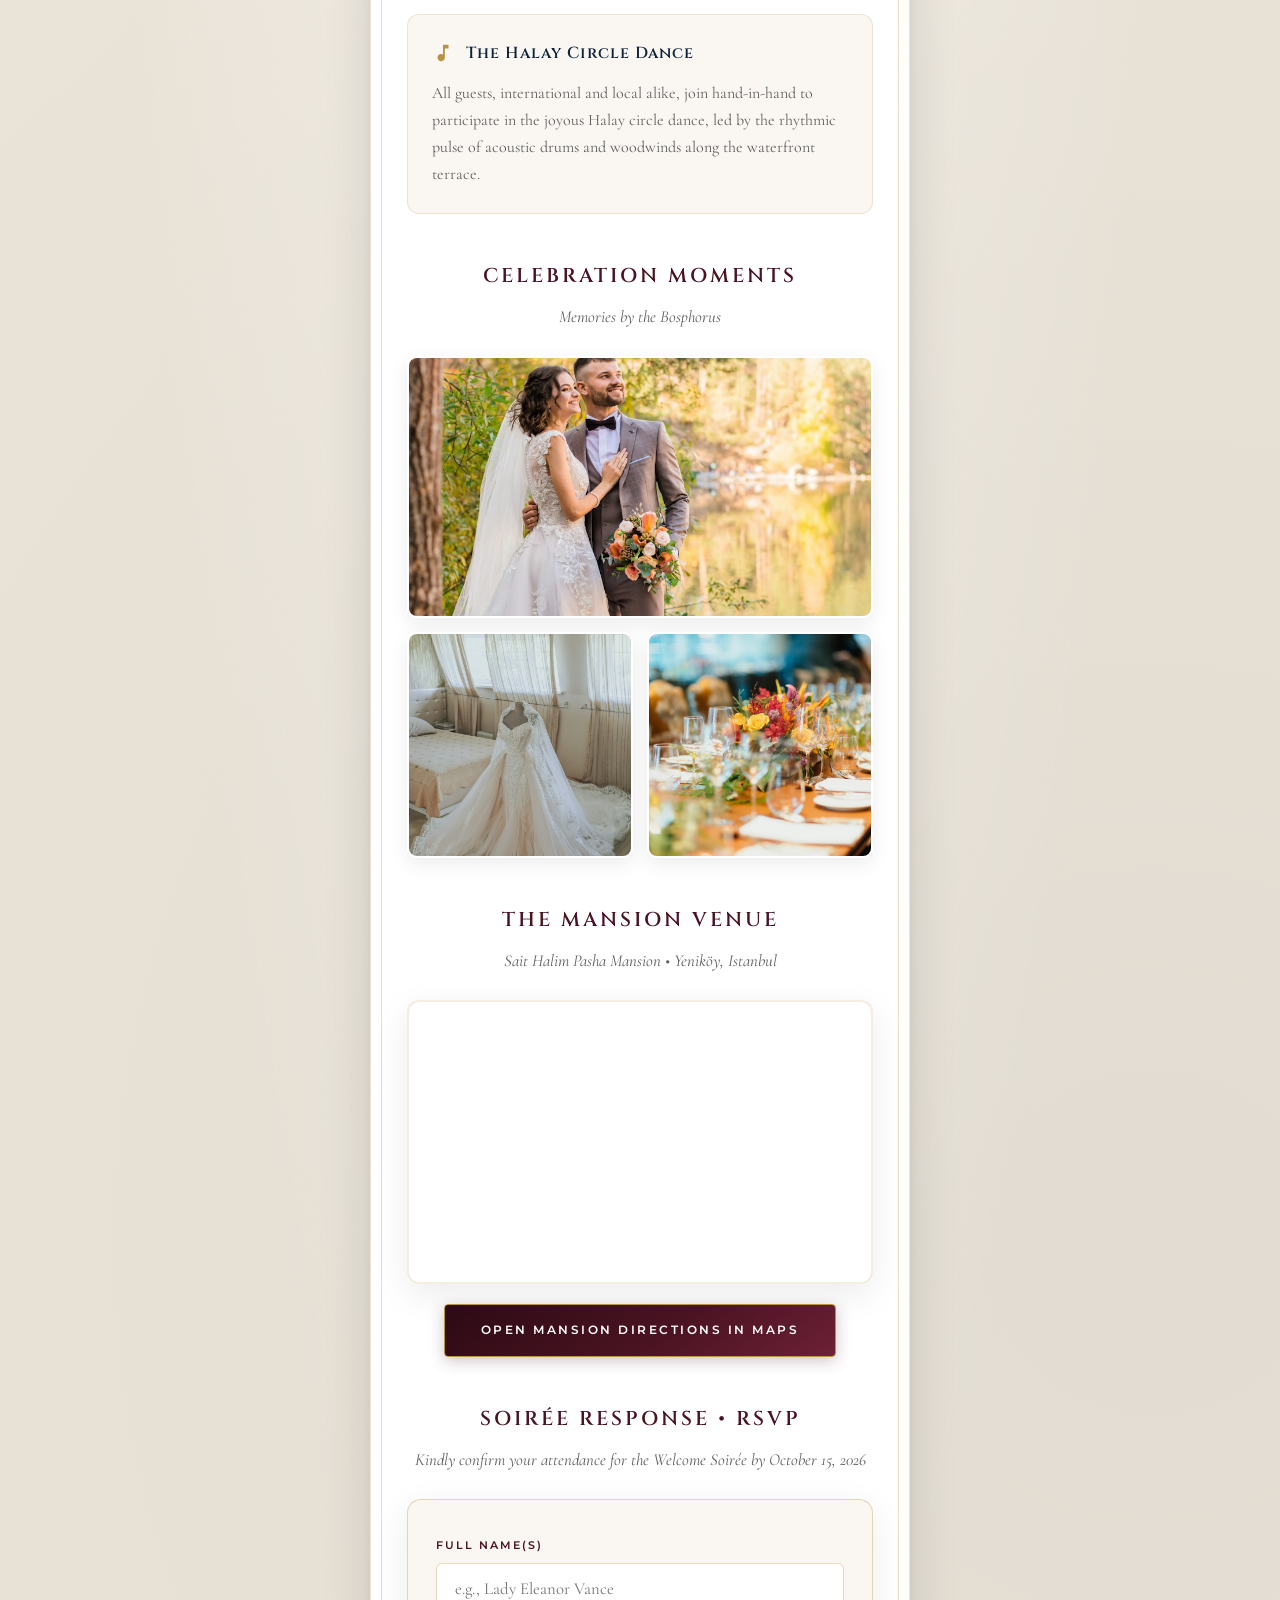
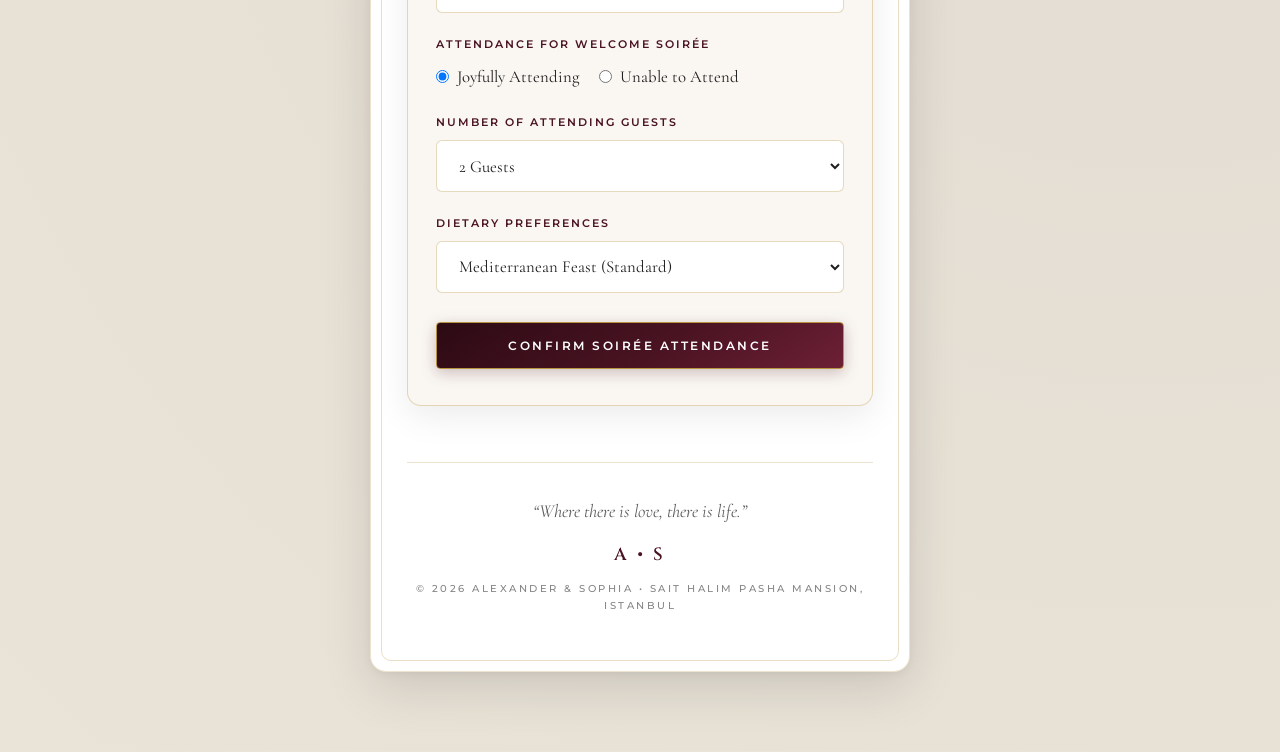
<file: gelin.html>
<!DOCTYPE html>
<html lang="en" data-theme="burgundy">
<head>
  <meta charset="UTF-8">
  <meta name="viewport" content="width=device-width, initial-scale=1.0">
  <meta name="description" content="Welcome Soirée &amp; Traditional Bosphorus Henna Night Celebration for Alexander &amp; Sophia at Sait Halim Pasha Mansion, Istanbul.">
  <title>The Welcome Soirée &amp; Henna Celebration — Alexander &amp; Sophia</title>
  <link rel="stylesheet" href="style.css">
</head>
<body>

  <!-- Top Floating Navigation -->
  <header class="top-nav-bar">
    <a href="index.html" class="nav-link-btn">&larr; Portal Home</a>
    <div class="nav-monogram">A &amp; S</div>
    <a href="damat.html" class="nav-link-btn">Wedding Gala &rarr;</a>
  </header>

  <!-- Page Container -->
  <main class="page-container" style="padding-top: 5rem;">

    <!-- Main Invitation Stationery Sheet -->
    <article class="invitation-sheet">

      <!-- Monogram Crest -->
      <div class="monogram-crest">
        <div class="crest-symbol" style="border-color: var(--burgundy-primary);">
          <span class="crest-letters" style="color: var(--burgundy-primary);">A&amp;S</span>
        </div>
        <div class="crest-subtitle">The Welcome Soirée &amp; Traditional Henna Celebration</div>
      </div>

      <!-- Hero Artwork: Formal Burgundy Envelope with Wax Seal -->
      <div class="envelope-hero">
        <div class="envelope-image-frame" style="border-color: #ffffff;">
          <img src="assets/envelope-burgundy.jpg" alt="Formal Welcome Soirée Invitation Envelope with Wax Seal">
        </div>
      </div>

      <!-- Formal Heading -->
      <header class="invitation-header">
        <p class="invitation-intro">
          Prior to the nuptial exchange, you are cordially invited to celebrate the joyous pre-wedding festivities in honour of our bride
        </p>

        <h1 class="couple-title">
          Sophia Elena Demir
          <span class="ampersand">&amp;</span>
          Alexander James Wright
        </h1>

        <p class="font-sans text-gold" style="font-size: 0.8rem; letter-spacing: 3px; margin: 1.5rem 0 0.5rem;">
          Wednesday, The Eighteenth of November<br>
          Two Thousand Twenty-Six<br>
          at Half-Past Five in the Evening
        </p>

        <p class="font-serif" style="font-size: 1.15rem; font-style: italic; color: var(--burgundy-primary); margin-top: 0.75rem;">
          The Waterfront Pavilion &bull; Sait Halim Pasha Mansion<br>
          Köybaşı Caddesi No:83, Yeniköy, Sarıyer, Istanbul, Turkey
        </p>
      </header>

      <!-- Luxury Divider -->
      <div class="luxury-divider">
        <svg viewBox="0 0 24 24"><path d="M12 2L15.09 8.26L22 9.27L17 14.14L18.18 21.02L12 17.77L5.82 21.02L7 14.14L2 9.27L8.91 8.26L12 2Z"/></svg>
      </div>

      <!-- Essential Event Details -->
      <div class="section-block">
        <h2 class="section-title">Evening Information</h2>
        <div class="details-grid">
          
          <div class="detail-card">
            <div class="detail-icon-box">
              <svg viewBox="0 0 24 24"><path d="M19 3h-1V1h-2v2H8V1H6v2H5c-1.11 0-1.99.9-1.99 2L3 19c0 1.1.89 2 2 2h14c1.1 0 2-.9 2-2V5c0-1.1-.9-2-2-2zm0 16H5V8h14v11zM7 10h5v5H7z"/></svg>
            </div>
            <div class="detail-content">
              <div class="detail-label">Date &amp; Day</div>
              <div class="detail-value">Wednesday, November 18, 2026</div>
              <div class="detail-desc">Reception begins at 5:30 PM on the waterfront pier; traditional blessing ceremony commences at 6:30 PM.</div>
            </div>
          </div>

          <div class="detail-card">
            <div class="detail-icon-box">
              <svg viewBox="0 0 24 24"><path d="M12 2C8.13 2 5 5.13 5 9c0 5.25 7 13 7 13s7-7.75 7-13c0-3.87-3.13-7-7-7zm0 9.5c-1.38 0-2.5-1.12-2.5-2.5s1.12-2.5 2.5-2.5 2.5 1.12 2.5 2.5-1.12 2.5-2.5 2.5z"/></svg>
            </div>
            <div class="detail-content">
              <div class="detail-label">Mansion Venue</div>
              <div class="detail-value">Sait Halim Pasha Mansion</div>
              <div class="detail-desc">A 19th-century Ottoman Bosphorus estate featuring grand waterfront gardens and authentic imperial ballrooms.</div>
            </div>
          </div>

          <div class="detail-card">
            <div class="detail-icon-box">
              <svg viewBox="0 0 24 24"><path d="M12 2c1.1 0 2 .9 2 2v1.07C17.61 5.57 20 8.01 20 11v5l3 3v1H1v-1l3-3v-5c0-2.99 2.39-5.43 6-5.93V4c0-1.1.9-2 2-2zm0 20c1.1 0 2-.9 2-2h-4c0 1.1.9 2 2 2z"/></svg>
            </div>
            <div class="detail-content">
              <div class="detail-label">Attire Suggestion</div>
              <div class="detail-value">Festive Elegant &bull; Cocktail Chic</div>
              <div class="detail-desc">Rich jewel tones (Burgundy, Ruby, Emerald, Gold, Champagne). Guests are encouraged to dress festively for an evening of dancing and celebration.</div>
            </div>
          </div>

        </div>
      </div>

      <!-- Live Countdown -->
      <div class="countdown-box" data-countdown="2026-11-18T17:30:00">
        <div class="countdown-heading">Countdown to the Welcome Soirée</div>
        <div class="countdown-numbers">
          <div class="countdown-item">
            <div class="countdown-digit" id="count-days">00</div>
            <div class="countdown-unit">Days</div>
          </div>
          <div class="countdown-item">
            <div class="countdown-digit" id="count-hours">00</div>
            <div class="countdown-unit">Hours</div>
          </div>
          <div class="countdown-item">
            <div class="countdown-digit" id="count-minutes">00</div>
            <div class="countdown-unit">Minutes</div>
          </div>
          <div class="countdown-item">
            <div class="countdown-digit" id="count-seconds">00</div>
            <div class="countdown-unit">Seconds</div>
          </div>
        </div>
      </div>

      <!-- Order of Evening Events -->
      <div class="section-block">
        <h2 class="section-title">Evening Itinerary</h2>
        <p class="section-subtitle">An authentic Ottoman waterfront evening celebration</p>

        <div class="timeline-list">
          
          <div class="timeline-row">
            <div class="timeline-node" style="border-color: var(--burgundy-primary);"></div>
            <div class="timeline-time-badge">5:30 PM &ndash; 6:30 PM</div>
            <div class="timeline-title-text">Waterfront Welcome &amp; Sunset Cocktails</div>
            <div class="timeline-desc-text">Guests arrive via private boat pier to artisanal Turkish delights, rose champagne, and live Mediterranean guitar duets.</div>
          </div>

          <div class="timeline-row">
            <div class="timeline-node" style="border-color: var(--burgundy-primary);"></div>
            <div class="timeline-time-badge">6:30 PM &ndash; 7:30 PM</div>
            <div class="timeline-title-text">The Henna Blessing &amp; Candlelight Procession</div>
            <div class="timeline-desc-text">The traditional ceremony where the bride enters accompanied by candlelight, accompanied by blessings, symbolic gold coins, and traditional floral songs.</div>
          </div>

          <div class="timeline-row">
            <div class="timeline-node" style="border-color: var(--burgundy-primary);"></div>
            <div class="timeline-time-badge">7:30 PM &ndash; 9:00 PM</div>
            <div class="timeline-title-text">Bosphorus Feasting &amp; Meze Banquet</div>
            <div class="timeline-desc-text">A sumptuous spread of Aegean seafood, charcoal-grilled delicacies, Turkish mezes, and warm baklava accompanied by Turkish tea and coffee service.</div>
          </div>

          <div class="timeline-row">
            <div class="timeline-node" style="border-color: var(--burgundy-primary);"></div>
            <div class="timeline-time-badge">9:00 PM &ndash; Midnight</div>
            <div class="timeline-title-text">Traditional Folk Music, Halay &amp; Dancing</div>
            <div class="timeline-desc-text">High-energy folk dances, international dance rhythms, and waterfront revelry under the illuminated Bosphorus bridges.</div>
          </div>

        </div>
      </div>

      <!-- Cultural Tradition Explanation for International Guests -->
      <div class="section-block">
        <h2 class="section-title">The Henna Tradition Explained</h2>
        <p class="section-subtitle">A heritage dating back centuries in Mediterranean and Ottoman culture</p>

        <div class="guide-card">
          <div class="guide-header">
            <svg viewBox="0 0 24 24"><path d="M12 21.35l-1.45-1.32C5.4 15.36 2 12.28 2 8.5 2 5.42 4.42 3 7.5 3c1.74 0 3.41.81 4.5 2.09C13.09 3.81 14.76 3 16.5 3 19.58 3 22 5.42 22 8.5c0 3.78-3.4 6.86-8.55 11.54L12 21.35z"/></svg>
            <h4 class="guide-title">Symbolism of the Henna Ceremony</h4>
          </div>
          <p class="guide-text">
            In Turkish wedding tradition, the Henna Night (Kına Gecesi) is an intimate celebration symbolizing devotion, fertility, and protection for the bride before she enters her new home. As a sign of prosperity, the mother-in-law places a gold coin into the bride's palm before the organic botanical henna is wrapped in red silk.
          </p>
        </div>

        <div class="guide-card">
          <div class="guide-header">
            <svg viewBox="0 0 24 24"><path d="M12 3v10.55c-.59-.34-1.27-.55-2-.55-2.21 0-4 1.79-4 4s1.79 4 4 4 4-1.79 4-4V7h4V3h-6z"/></svg>
            <h4 class="guide-title">The Halay Circle Dance</h4>
          </div>
          <p class="guide-text">
            All guests, international and local alike, join hand-in-hand to participate in the joyous Halay circle dance, led by the rhythmic pulse of acoustic drums and woodwinds along the waterfront terrace.
          </p>
        </div>
      </div>

      <!-- Photo Gallery -->
      <div class="section-block">
        <h2 class="section-title">Celebration Moments</h2>
        <p class="section-subtitle">Memories by the Bosphorus</p>

        <div class="gallery-collection">
          <div class="gallery-photo-item span-two">
            <img src="assets/stock_couple_smile.jpg" alt="Alexander &amp; Sophia in Istanbul">
          </div>
          <div class="gallery-photo-item">
            <img src="assets/bride-portrait.jpg" alt="Sophia Elena Demir">
          </div>
          <div class="gallery-photo-item">
            <img src="assets/wedding-table.jpg" alt="Waterfront Banquet Tablescape">
          </div>
        </div>
      </div>

      <!-- Mansion Venue Map -->
      <div class="section-block">
        <h2 class="section-title">The Mansion Venue</h2>
        <p class="section-subtitle">Sait Halim Pasha Mansion &bull; Yeniköy, Istanbul</p>

        <div class="map-frame">
          <iframe
            src="https://www.google.com/maps/embed?pb=!1m18!1m12!1m3!1d3004.9!2d29.068!3d41.121!2m3!1f0!2f0!3f0!3m2!1i1024!2i768!4f13.1!3m3!1m2!1s0x14cacab076ef684d%3A0xe744e8c1f930e126!2sSait%20Halim%20Pasha%20Mansion!5e0!3m2!1sen!2str"
            allowfullscreen
            loading="lazy">
          </iframe>
        </div>

        <div style="text-align: center; margin-top: 1rem;">
          <a href="https://maps.google.com/?q=Sait+Halim+Pasha+Mansion+Istanbul" target="_blank" class="btn-luxury btn-primary-burgundy">
            Open Mansion Directions in Maps
          </a>
        </div>
      </div>

      <!-- RSVP Form for Welcome Soirée -->
      <div class="section-block" id="rsvp-section">
        <h2 class="section-title">Soirée Response &bull; RSVP</h2>
        <p class="section-subtitle">Kindly confirm your attendance for the Welcome Soirée by October 15, 2026</p>

        <form class="rsvp-card" id="rsvp-form">
          <div class="form-field">
            <label class="form-label" for="guest_name">Full Name(s)</label>
            <input type="text" id="guest_name" name="guest_name" class="form-input" placeholder="e.g., Lady Eleanor Vance" required>
          </div>

          <div class="form-field">
            <label class="form-label">Attendance for Welcome Soirée</label>
            <div class="radio-group">
              <label class="radio-option">
                <input type="radio" name="attendance" value="Joyfully Attending Soirée" checked>
                Joyfully Attending
              </label>
              <label class="radio-option">
                <input type="radio" name="attendance" value="Unable to Attend Soirée">
                Unable to Attend
              </label>
            </div>
          </div>

          <div class="form-field">
            <label class="form-label" for="guest_count">Number of Attending Guests</label>
            <select id="guest_count" name="guest_count" class="form-select">
              <option value="1">1 Guest</option>
              <option value="2" selected>2 Guests</option>
              <option value="3">3 Guests</option>
              <option value="4">4 Guests</option>
            </select>
          </div>

          <div class="form-field">
            <label class="form-label" for="dietary">Dietary Preferences</label>
            <select id="dietary" name="dietary" class="form-select">
              <option value="Mediterranean Feast (Standard)" selected>Mediterranean Feast (Standard)</option>
              <option value="Halal">Halal Cuisine</option>
              <option value="Vegetarian">Vegetarian</option>
              <option value="Pescatarian">Pescatarian</option>
              <option value="Gluten-Free">Gluten-Free</option>
            </select>
          </div>

          <button type="submit" class="btn-luxury btn-primary-burgundy" style="width: 100%; margin-top: 0.5rem;">
            Confirm Soirée Attendance
          </button>
        </form>
      </div>

      <!-- Stationery Footer -->
      <footer class="stationery-footer">
        <p class="footer-quote">
          &ldquo;Where there is love, there is life.&rdquo;
        </p>
        <div class="footer-monogram" style="color: var(--burgundy-primary);">A &bull; S</div>
        <p class="footer-credits">
          &copy; 2026 Alexander &amp; Sophia &bull; Sait Halim Pasha Mansion, Istanbul
        </p>
      </footer>

    </article>
  </main>

  <!-- Audio Player Floating Bar (Canon in D Major) -->
  <div class="floating-audio-bar" id="audio-player-btn" title="Toggle Ceremony Music">
    <div class="audio-icon-box">
      <svg viewBox="0 0 24 24"><path d="M12 3v10.55c-.59-.34-1.27-.55-2-.55-2.21 0-4 1.79-4 4s1.79 4 4 4 4-1.79 4-4V7h4V3h-6z"/></svg>
    </div>
    <span class="audio-label">Play Music</span>
    <div class="sound-bars-indicator">
      <span></span><span></span><span></span>
    </div>
  </div>

  <audio id="wedding-audio" loop preload="auto">
    <source src="assets/wedding-music.ogg" type="audio/ogg">
    <source src="assets/wedding-music.mp3" type="audio/mpeg">
  </audio>

  <script src="main.js"></script>
</body>
</html>
</file>
<file: style.css>
/*
  ============================================================
  THE ROYAL WEDDING OF ALEXANDER & SOPHIA
  Luxury Destination Wedding in Istanbul, Turkey
  High-End Fine Art Editorial Stationery Stylesheet
  ============================================================
*/

@import url('https://fonts.googleapis.com/css2?family=Cinzel:wght@400;500;600;700;800&family=Cormorant+Garamond:ital,wght@0,300;0,400;0,500;0,600;0,700;1,400;1,500&family=Montserrat:wght@300;400;500;600;700&family=Pinyon+Script&display=swap');

:root {
  /* Royal Gold Foil */
  --gold-primary: #b89340;
  --gold-light: #dfc785;
  --gold-dark: #8c6a21;
  --gold-gradient: linear-gradient(135deg, #c5a452 0%, #e8d79b 25%, #b38e3a 50%, #f1e4b8 75%, #a6812d 100%);
  --gold-border: rgba(184, 147, 64, 0.35);

  /* Deep Royal Palettes */
  --navy-primary: #0e2238;
  --navy-deep: #071320;
  --navy-mid: #163659;
  --navy-gradient: linear-gradient(145deg, #071320 0%, #0e2238 55%, #183d63 100%);

  --burgundy-primary: #4a1322;
  --burgundy-deep: #2c0a13;
  --burgundy-mid: #681e32;
  --burgundy-gradient: linear-gradient(145deg, #2c0a13 0%, #4a1322 55%, #6d2035 100%);

  /* Fine Stationery Papers */
  --paper-cream: #faf7f2;
  --paper-soft: #f4ede1;
  --paper-pure: #ffffff;
  --paper-card: rgba(255, 255, 255, 0.98);

  /* Typography Colors */
  --text-dark: #1f1f1f;
  --text-muted: #5e5e5e;
  --text-soft: #858585;
  --text-light: #ffffff;
  --text-gold: #b89340;

  /* Layout */
  --max-width: 580px;
  --border-radius: 16px;
  --shadow-luxury: 0 16px 50px rgba(0, 0, 0, 0.12), 0 2px 10px rgba(0, 0, 0, 0.05);
  --shadow-card: 0 10px 35px rgba(0, 0, 0, 0.08);
}

/* Theme attributes */
[data-theme="navy"] {
  --primary-accent: var(--navy-primary);
  --primary-gradient: var(--navy-gradient);
}

[data-theme="burgundy"] {
  --primary-accent: var(--burgundy-primary);
  --primary-gradient: var(--burgundy-gradient);
}

/* Base Reset */
*, *::before, *::after {
  margin: 0;
  padding: 0;
  box-sizing: border-box;
}

html {
  scroll-behavior: smooth;
  font-size: 16px;
  background-color: #ede6da;
}

body {
  font-family: 'Cormorant Garamond', Georgia, serif;
  color: var(--text-dark);
  background-color: #ede6da;
  background-image: 
    radial-gradient(ellipse at 50% 0%, rgba(255,255,255,0.7) 0%, transparent 70%),
    radial-gradient(circle at 10% 20%, rgba(184, 147, 64, 0.06) 0%, transparent 40%),
    radial-gradient(circle at 90% 80%, rgba(14, 34, 56, 0.05) 0%, transparent 50%);
  line-height: 1.8;
  -webkit-font-smoothing: antialiased;
  min-height: 100vh;
}

img {
  max-width: 100%;
  height: auto;
  display: block;
}

a {
  text-decoration: none;
  color: inherit;
}

/* ============================================================
   TYPOGRAPHY
   ============================================================ */
.font-cinzel {
  font-family: 'Cinzel', serif;
  letter-spacing: 2px;
}

.font-serif {
  font-family: 'Cormorant Garamond', serif;
}

.font-script {
  font-family: 'Pinyon Script', cursive;
}

.font-sans {
  font-family: 'Montserrat', sans-serif;
  letter-spacing: 2px;
  text-transform: uppercase;
}

.text-gold {
  color: var(--gold-primary);
}

.gold-shimmer {
  background: var(--gold-gradient);
  background-size: 200% auto;
  -webkit-background-clip: text;
  -webkit-text-fill-color: transparent;
  background-clip: text;
}

/* ============================================================
   LAYOUT WRAPPERS
   ============================================================ */
.page-container {
  max-width: var(--max-width);
  margin: 0 auto;
  padding: 2.5rem 1.25rem 5rem;
  position: relative;
  z-index: 2;
}

.invitation-sheet {
  background: var(--paper-pure);
  border-radius: var(--border-radius);
  box-shadow: var(--shadow-luxury);
  padding: 3.5rem 2.25rem;
  border: 1px solid rgba(184, 147, 64, 0.25);
  position: relative;
  overflow: hidden;
}

.invitation-sheet::before {
  content: '';
  position: absolute;
  top: 10px;
  left: 10px;
  right: 10px;
  bottom: 10px;
  border: 1px solid rgba(184, 147, 64, 0.3);
  border-radius: calc(var(--border-radius) - 6px);
  pointer-events: none;
}

/* Top Monogram Crest */
.monogram-crest {
  text-align: center;
  margin-bottom: 2rem;
  position: relative;
}

.crest-symbol {
  width: 64px;
  height: 64px;
  margin: 0 auto 0.75rem;
  display: flex;
  align-items: center;
  justify-content: center;
  border: 1.5px solid var(--gold-primary);
  border-radius: 50%;
  position: relative;
}

.crest-symbol::after {
  content: '';
  position: absolute;
  top: -4px;
  left: -4px;
  right: -4px;
  bottom: -4px;
  border: 1px solid rgba(184, 147, 64, 0.3);
  border-radius: 50%;
}

.crest-letters {
  font-family: 'Cinzel', serif;
  font-size: 1.35rem;
  font-weight: 600;
  color: var(--gold-primary);
  letter-spacing: 3px;
}

.crest-subtitle {
  font-family: 'Montserrat', sans-serif;
  font-size: 0.65rem;
  font-weight: 600;
  letter-spacing: 4px;
  text-transform: uppercase;
  color: var(--gold-dark);
}

/* Formal Header */
.invitation-header {
  text-align: center;
  margin-bottom: 2.25rem;
}

.invitation-intro {
  font-family: 'Cormorant Garamond', serif;
  font-size: 1.05rem;
  font-style: italic;
  color: var(--text-muted);
  line-height: 1.9;
  max-width: 420px;
  margin: 0 auto 1.5rem;
}

.couple-title {
  font-family: 'Cinzel', serif;
  font-size: 2.25rem;
  font-weight: 600;
  line-height: 1.25;
  color: var(--navy-primary);
  letter-spacing: 2px;
  margin-bottom: 0.25rem;
}

[data-theme="burgundy"] .couple-title {
  color: var(--burgundy-primary);
}

.couple-title .ampersand {
  font-family: 'Pinyon Script', cursive;
  font-size: 2.8rem;
  font-weight: normal;
  color: var(--gold-primary);
  display: block;
  line-height: 0.9;
  margin: 0.25rem 0;
}

/* Gold Divider Ornament */
.luxury-divider {
  display: flex;
  align-items: center;
  justify-content: center;
  gap: 1rem;
  margin: 2rem auto;
  max-width: 320px;
}

.luxury-divider::before,
.luxury-divider::after {
  content: '';
  flex: 1;
  height: 1px;
  background: linear-gradient(to right, transparent, var(--gold-primary), transparent);
}

.luxury-divider svg {
  width: 18px;
  height: 18px;
  fill: var(--gold-primary);
}

/* ============================================================
   SECTIONS & CARDS
   ============================================================ */
.section-block {
  margin-bottom: 2.75rem;
}

.section-title {
  font-family: 'Cinzel', serif;
  font-size: 1.25rem;
  font-weight: 600;
  text-align: center;
  color: var(--navy-primary);
  letter-spacing: 3px;
  text-transform: uppercase;
  margin-bottom: 0.5rem;
}

[data-theme="burgundy"] .section-title {
  color: var(--burgundy-primary);
}

.section-subtitle {
  font-family: 'Cormorant Garamond', serif;
  font-size: 1.05rem;
  font-style: italic;
  text-align: center;
  color: var(--text-muted);
  margin-bottom: 1.5rem;
}

/* Event Detail Grid */
.details-grid {
  display: flex;
  flex-direction: column;
  gap: 1rem;
  margin: 1.5rem 0;
}

.detail-card {
  display: flex;
  align-items: flex-start;
  gap: 1.25rem;
  background: var(--paper-cream);
  padding: 1.25rem 1.5rem;
  border-radius: 12px;
  border: 1px solid rgba(184, 147, 64, 0.2);
}

.detail-icon-box {
  width: 44px;
  height: 44px;
  border-radius: 50%;
  background: #ffffff;
  border: 1px solid var(--gold-border);
  display: flex;
  align-items: center;
  justify-content: center;
  flex-shrink: 0;
}

.detail-icon-box svg {
  width: 20px;
  height: 20px;
  fill: var(--gold-primary);
}

.detail-content {
  flex: 1;
}

.detail-label {
  font-family: 'Montserrat', sans-serif;
  font-size: 0.65rem;
  font-weight: 600;
  letter-spacing: 2px;
  text-transform: uppercase;
  color: var(--gold-dark);
  margin-bottom: 2px;
}

.detail-value {
  font-family: 'Cinzel', serif;
  font-size: 1.05rem;
  font-weight: 600;
  color: var(--text-dark);
  margin-bottom: 2px;
}

.detail-desc {
  font-family: 'Cormorant Garamond', serif;
  font-size: 0.95rem;
  color: var(--text-muted);
  line-height: 1.5;
}

/* ============================================================
   ENVELOPE HERO & ARTWORK
   ============================================================ */
.envelope-hero {
  text-align: center;
  margin: 1.5rem auto 2.5rem;
}

.envelope-image-frame {
  position: relative;
  border-radius: 14px;
  overflow: hidden;
  box-shadow: 0 12px 40px rgba(0, 0, 0, 0.15);
  border: 3px solid #ffffff;
  margin: 0 auto;
  max-width: 460px;
}

.envelope-image-frame img {
  width: 100%;
  height: auto;
  display: block;
}

/* ============================================================
   ANIMATED PALACE SCENE WITH DRIFTING CLOUDS
   ============================================================ */
.palace-scene-card {
  position: relative;
  width: 100%;
  max-width: 520px;
  height: 330px;
  margin: 1.75rem auto 1rem;
  border-radius: 16px;
  overflow: hidden;
  box-shadow: 0 16px 45px rgba(0, 0, 0, 0.12);
  border: 4px solid #ffffff;
  background: linear-gradient(180deg, #cde5f7 0%, #e8f2fa 45%, #f6f9fc 85%, #fefefe 100%);
}

.palace-scene-sky {
  position: absolute;
  top: 0;
  left: 0;
  right: 0;
  bottom: 0;
  overflow: hidden;
  pointer-events: none;
  z-index: 1;
}

.cloud-layer {
  position: absolute;
  top: 0;
  will-change: transform;
  pointer-events: none;
}

.cloud-1 {
  width: 380px;
  top: 15px;
  left: -150px;
  opacity: 0.9;
  animation: driftCloud1 34s linear infinite;
}

.cloud-2 {
  width: 480px;
  top: 40px;
  left: -250px;
  opacity: 0.75;
  animation: driftCloud2 46s linear infinite;
}

.cloud-3 {
  width: 320px;
  top: 8px;
  left: -80px;
  opacity: 0.85;
  animation: driftCloud3 26s linear infinite;
}

@keyframes driftCloud1 {
  0% { transform: translateX(-120px); }
  100% { transform: translateX(620px); }
}

@keyframes driftCloud2 {
  0% { transform: translateX(-220px); }
  100% { transform: translateX(720px); }
}

@keyframes driftCloud3 {
  0% { transform: translateX(-80px); }
  100% { transform: translateX(580px); }
}

.palace-scene-building {
  position: absolute;
  bottom: 0;
  left: 0;
  right: 0;
  z-index: 2;
  pointer-events: none;
  display: flex;
  justify-content: center;
}

.palace-scene-building img {
  width: 100%;
  max-width: 520px;
  height: auto;
  display: block;
}

.artwork-frame {
  border-radius: 14px;
  overflow: hidden;
  box-shadow: 0 12px 35px rgba(0, 0, 0, 0.12);
  border: 4px solid #ffffff;
  margin: 1.5rem 0 1rem;
}

.artwork-frame img {
  width: 100%;
  height: 280px;
  object-fit: cover;
  display: block;
}

.artwork-caption {
  font-family: 'Cormorant Garamond', serif;
  font-size: 0.95rem;
  font-style: italic;
  text-align: center;
  color: var(--text-muted);
  margin-top: 0.5rem;
}

/* ============================================================
   COUNTDOWN TIMER
   ============================================================ */
.countdown-box {
  background: var(--navy-gradient);
  border-radius: 14px;
  padding: 2rem 1.5rem;
  text-align: center;
  color: #ffffff;
  margin: 2rem 0;
  border: 1px solid rgba(223, 199, 133, 0.3);
}

[data-theme="burgundy"] .countdown-box {
  background: var(--burgundy-gradient);
}

.countdown-heading {
  font-family: 'Cinzel', serif;
  font-size: 1rem;
  letter-spacing: 3px;
  text-transform: uppercase;
  color: var(--gold-light);
  margin-bottom: 1.25rem;
}

.countdown-numbers {
  display: grid;
  grid-template-columns: repeat(4, 1fr);
  gap: 0.75rem;
  max-width: 400px;
  margin: 0 auto;
}

.countdown-item {
  background: rgba(255, 255, 255, 0.08);
  border: 1px solid rgba(255, 255, 255, 0.15);
  border-radius: 8px;
  padding: 0.85rem 0.25rem;
}

.countdown-digit {
  font-family: 'Cinzel', serif;
  font-size: 1.85rem;
  font-weight: 700;
  color: #ffffff;
  line-height: 1;
  margin-bottom: 0.25rem;
}

.countdown-unit {
  font-family: 'Montserrat', sans-serif;
  font-size: 0.6rem;
  font-weight: 600;
  letter-spacing: 2px;
  text-transform: uppercase;
  color: var(--gold-light);
}

/* ============================================================
   DAY SCHEDULE / ORDER OF EVENTS
   ============================================================ */
.timeline-list {
  display: flex;
  flex-direction: column;
  position: relative;
  margin: 1.5rem 0;
  padding-left: 1.5rem;
}

.timeline-list::before {
  content: '';
  position: absolute;
  top: 10px;
  bottom: 10px;
  left: 6px;
  width: 1px;
  background: var(--gold-primary);
}

.timeline-row {
  position: relative;
  padding-bottom: 2rem;
}

.timeline-row:last-child {
  padding-bottom: 0;
}

.timeline-node {
  position: absolute;
  left: -1.5rem;
  top: 4px;
  width: 13px;
  height: 13px;
  border-radius: 50%;
  background: var(--paper-pure);
  border: 2.5px solid var(--gold-primary);
}

.timeline-time-badge {
  font-family: 'Montserrat', sans-serif;
  font-size: 0.7rem;
  font-weight: 600;
  letter-spacing: 2px;
  text-transform: uppercase;
  color: var(--gold-dark);
  margin-bottom: 0.25rem;
}

.timeline-title-text {
  font-family: 'Cinzel', serif;
  font-size: 1.05rem;
  font-weight: 600;
  color: var(--navy-primary);
  margin-bottom: 0.25rem;
}

[data-theme="burgundy"] .timeline-title-text {
  color: var(--burgundy-primary);
}

.timeline-desc-text {
  font-family: 'Cormorant Garamond', serif;
  font-size: 0.95rem;
  color: var(--text-muted);
  line-height: 1.6;
}

/* ============================================================
   DESTINATION & TRAVEL GUIDE
   ============================================================ */
.guide-card {
  background: var(--paper-cream);
  border-radius: 12px;
  padding: 1.5rem;
  border: 1px solid rgba(184, 147, 64, 0.2);
  margin-bottom: 1.25rem;
}

.guide-header {
  display: flex;
  align-items: center;
  gap: 0.75rem;
  margin-bottom: 0.75rem;
}

.guide-header svg {
  width: 22px;
  height: 22px;
  fill: var(--gold-primary);
}

.guide-title {
  font-family: 'Cinzel', serif;
  font-size: 1rem;
  font-weight: 600;
  color: var(--navy-primary);
  letter-spacing: 1px;
}

.guide-text {
  font-family: 'Cormorant Garamond', serif;
  font-size: 1rem;
  color: var(--text-muted);
  line-height: 1.7;
}

/* ============================================================
   PORTAL CARDS (HOMEPAGE)
   ============================================================ */
.portal-card {
  background: #ffffff;
  border-radius: 14px;
  overflow: hidden;
  box-shadow: 0 10px 30px rgba(0, 0, 0, 0.08);
  border: 1px solid rgba(184, 147, 64, 0.3);
  margin-bottom: 1.75rem;
  transition: transform 0.3s ease, box-shadow 0.3s ease;
}

.portal-card:hover {
  transform: translateY(-4px);
  box-shadow: 0 16px 45px rgba(0, 0, 0, 0.14);
}

.portal-thumb {
  height: 220px;
  position: relative;
  overflow: hidden;
}

.portal-thumb img {
  width: 100%;
  height: 100%;
  object-fit: cover;
  transition: transform 0.6s ease;
}

.portal-card:hover .portal-thumb img {
  transform: scale(1.04);
}

.portal-body {
  padding: 1.75rem 1.5rem;
  text-align: center;
}

.portal-tag {
  font-family: 'Montserrat', sans-serif;
  font-size: 0.65rem;
  font-weight: 600;
  letter-spacing: 3px;
  text-transform: uppercase;
  color: var(--gold-dark);
  margin-bottom: 0.5rem;
}

.portal-name {
  font-family: 'Cinzel', serif;
  font-size: 1.35rem;
  font-weight: 600;
  color: var(--navy-primary);
  letter-spacing: 1.5px;
  margin-bottom: 0.5rem;
}

.portal-date-venue {
  font-family: 'Cormorant Garamond', serif;
  font-size: 1.05rem;
  font-style: italic;
  color: var(--text-muted);
  margin-bottom: 1.5rem;
}

/* ============================================================
   BUTTONS
   ============================================================ */
.btn-luxury {
  display: inline-block;
  font-family: 'Montserrat', sans-serif;
  font-size: 0.72rem;
  font-weight: 600;
  letter-spacing: 2.5px;
  text-transform: uppercase;
  padding: 0.95rem 2.25rem;
  border-radius: 4px;
  cursor: pointer;
  border: none;
  transition: all 0.3s ease;
  text-align: center;
}

.btn-primary-navy {
  background: var(--navy-gradient);
  color: #ffffff;
  border: 1px solid var(--gold-primary);
  box-shadow: 0 4px 15px rgba(14, 34, 56, 0.25);
}

.btn-primary-navy:hover {
  background: #183d63;
  color: var(--gold-light);
  transform: translateY(-2px);
  box-shadow: 0 8px 25px rgba(14, 34, 56, 0.35);
}

.btn-primary-burgundy {
  background: var(--burgundy-gradient);
  color: #ffffff;
  border: 1px solid var(--gold-primary);
  box-shadow: 0 4px 15px rgba(74, 19, 34, 0.25);
}

.btn-primary-burgundy:hover {
  background: #681e32;
  color: var(--gold-light);
  transform: translateY(-2px);
  box-shadow: 0 8px 25px rgba(74, 19, 34, 0.35);
}

.btn-gold {
  background: var(--gold-gradient);
  color: #071320;
  font-weight: 700;
  box-shadow: 0 4px 15px rgba(184, 147, 64, 0.3);
}

.btn-gold:hover {
  transform: translateY(-2px);
  box-shadow: 0 6px 22px rgba(184, 147, 64, 0.45);
}

.btn-outline {
  background: transparent;
  border: 1.5px solid var(--navy-primary);
  color: var(--navy-primary);
}

.btn-outline:hover {
  background: var(--navy-primary);
  color: #ffffff;
}

/* ============================================================
   PHOTO GALLERY
   ============================================================ */
.gallery-collection {
  display: grid;
  grid-template-columns: repeat(2, 1fr);
  gap: 0.85rem;
  margin: 1.5rem 0;
}

.gallery-photo-item {
  border-radius: 10px;
  overflow: hidden;
  box-shadow: 0 6px 20px rgba(0, 0, 0, 0.08);
  border: 2px solid #ffffff;
  aspect-ratio: 1;
}

.gallery-photo-item.span-two {
  grid-column: span 2;
  aspect-ratio: 16/9;
}

.gallery-photo-item img {
  width: 100%;
  height: 100%;
  object-fit: cover;
  transition: transform 0.5s ease;
}

.gallery-photo-item:hover img {
  transform: scale(1.05);
}

/* ============================================================
   INTERACTIVE RSVP FORM
   ============================================================ */
.rsvp-card {
  background: var(--paper-cream);
  border-radius: 14px;
  padding: 2.25rem 1.75rem;
  border: 1px solid rgba(184, 147, 64, 0.35);
  box-shadow: var(--shadow-card);
  margin-top: 1.5rem;
}

.form-field {
  margin-bottom: 1.35rem;
}

.form-label {
  display: block;
  font-family: 'Montserrat', sans-serif;
  font-size: 0.68rem;
  font-weight: 600;
  letter-spacing: 2px;
  text-transform: uppercase;
  color: var(--navy-primary);
  margin-bottom: 0.45rem;
}

[data-theme="burgundy"] .form-label {
  color: var(--burgundy-primary);
}

.form-input,
.form-select,
.form-textarea {
  width: 100%;
  font-family: 'Cormorant Garamond', Georgia, serif;
  font-size: 1.05rem;
  color: var(--text-dark);
  background: #ffffff;
  border: 1px solid rgba(184, 147, 64, 0.35);
  border-radius: 6px;
  padding: 0.85rem 1.1rem;
  outline: none;
  transition: border-color 0.3s ease, box-shadow 0.3s ease;
}

.form-input:focus,
.form-select:focus,
.form-textarea:focus {
  border-color: var(--gold-primary);
  box-shadow: 0 0 0 3px rgba(184, 147, 64, 0.15);
}

.form-textarea {
  min-height: 110px;
  resize: vertical;
}

.radio-group {
  display: flex;
  gap: 1.25rem;
  margin-top: 0.4rem;
}

.radio-option {
  display: flex;
  align-items: center;
  gap: 0.5rem;
  font-family: 'Cormorant Garamond', serif;
  font-size: 1.05rem;
  cursor: pointer;
}

/* ============================================================
   GUESTBOOK WISHES FEED
   ============================================================ */
.guestbook-feed {
  display: flex;
  flex-direction: column;
  gap: 1rem;
  margin-top: 1.5rem;
}

.guestbook-entry {
  background: #ffffff;
  border-radius: 10px;
  padding: 1.25rem 1.5rem;
  border-left: 3px solid var(--gold-primary);
  box-shadow: 0 4px 15px rgba(0, 0, 0, 0.04);
}

.entry-author {
  font-family: 'Cinzel', serif;
  font-size: 0.95rem;
  font-weight: 600;
  color: var(--navy-primary);
  margin-bottom: 0.25rem;
}

.entry-body {
  font-family: 'Cormorant Garamond', serif;
  font-size: 1rem;
  color: var(--text-muted);
  line-height: 1.6;
}

.entry-time {
  font-family: 'Montserrat', sans-serif;
  font-size: 0.65rem;
  letter-spacing: 1.5px;
  color: var(--text-soft);
  margin-top: 0.4rem;
}

/* ============================================================
   MAP & VENUE EMBED
   ============================================================ */
.map-frame {
  border-radius: 12px;
  overflow: hidden;
  box-shadow: var(--shadow-card);
  border: 2px solid var(--paper-soft);
  margin: 1.25rem 0;
}

.map-frame iframe {
  width: 100%;
  height: 280px;
  border: none;
  display: block;
}

/* ============================================================
   FIXED NAVIGATION BAR & MUSIC PLAYER
   ============================================================ */
.top-nav-bar {
  position: fixed;
  top: 0;
  left: 0;
  right: 0;
  z-index: 100;
  background: rgba(255, 255, 255, 0.94);
  backdrop-filter: blur(10px);
  border-bottom: 1px solid rgba(184, 147, 64, 0.25);
  padding: 0.75rem 1.25rem;
  display: flex;
  align-items: center;
  justify-content: space-between;
}

.nav-link-btn {
  font-family: 'Montserrat', sans-serif;
  font-size: 0.68rem;
  font-weight: 600;
  letter-spacing: 2px;
  text-transform: uppercase;
  color: var(--navy-primary);
  display: inline-flex;
  align-items: center;
  gap: 0.4rem;
  padding: 0.45rem 0.9rem;
  border-radius: 4px;
  background: var(--paper-cream);
  border: 1px solid rgba(184, 147, 64, 0.25);
  transition: all 0.25s ease;
}

.nav-link-btn:hover {
  background: var(--navy-primary);
  color: #ffffff;
}

.nav-monogram {
  font-family: 'Cinzel', serif;
  font-size: 1.05rem;
  font-weight: 700;
  color: var(--gold-primary);
  letter-spacing: 2px;
}

/* Floating Audio Player */
.floating-audio-bar {
  position: fixed;
  bottom: 1.25rem;
  right: 1.25rem;
  z-index: 99;
  background: var(--navy-gradient);
  border: 1px solid var(--gold-primary);
  border-radius: 50px;
  padding: 0.65rem 1.25rem;
  box-shadow: 0 8px 30px rgba(0, 0, 0, 0.25);
  display: flex;
  align-items: center;
  gap: 0.75rem;
  cursor: pointer;
  transition: transform 0.3s ease, box-shadow 0.3s ease;
}

.floating-audio-bar:hover {
  transform: translateY(-2px);
  box-shadow: 0 12px 35px rgba(0, 0, 0, 0.35);
}

.audio-icon-box {
  width: 32px;
  height: 32px;
  border-radius: 50%;
  background: rgba(184, 147, 64, 0.2);
  display: flex;
  align-items: center;
  justify-content: center;
}

.audio-icon-box svg {
  width: 16px;
  height: 16px;
  fill: var(--gold-light);
}

.audio-label {
  font-family: 'Montserrat', sans-serif;
  font-size: 0.65rem;
  font-weight: 600;
  letter-spacing: 2px;
  text-transform: uppercase;
  color: #ffffff;
}

/* Sound wave animation when playing */
.sound-bars-indicator {
  display: flex;
  align-items: flex-end;
  gap: 2px;
  height: 14px;
}

.sound-bars-indicator span {
  width: 2.5px;
  height: 4px;
  background: var(--gold-light);
  border-radius: 1px;
}

.floating-audio-bar.playing .sound-bars-indicator span:nth-child(1) {
  animation: wave 0.8s ease-in-out infinite 0.1s;
}
.floating-audio-bar.playing .sound-bars-indicator span:nth-child(2) {
  animation: wave 0.8s ease-in-out infinite 0.3s;
}
.floating-audio-bar.playing .sound-bars-indicator span:nth-child(3) {
  animation: wave 0.8s ease-in-out infinite 0.5s;
}

@keyframes wave {
  0%, 100% { height: 3px; }
  50% { height: 14px; }
}

/* ============================================================
   FOOTER
   ============================================================ */
.stationery-footer {
  text-align: center;
  margin-top: 3.5rem;
  padding-top: 2rem;
  border-top: 1px solid rgba(184, 147, 64, 0.25);
}

.footer-quote {
  font-family: 'Cormorant Garamond', serif;
  font-size: 1.15rem;
  font-style: italic;
  color: var(--text-muted);
  margin-bottom: 0.75rem;
}

.footer-monogram {
  font-family: 'Cinzel', serif;
  font-size: 1.1rem;
  font-weight: 600;
  color: var(--gold-primary);
  letter-spacing: 3px;
  margin-bottom: 0.5rem;
}

.footer-credits {
  font-family: 'Montserrat', sans-serif;
  font-size: 0.62rem;
  font-weight: 500;
  letter-spacing: 2.5px;
  text-transform: uppercase;
  color: var(--text-soft);
}

/* ============================================================
   RESPONSIVE
   ============================================================ */
@media (max-width: 600px) {
  .page-container {
    padding: 1.5rem 0.75rem 4rem;
  }
  
  .invitation-sheet {
    padding: 2.75rem 1.25rem;
  }
  
  .couple-title {
    font-size: 1.85rem;
  }
  
  .couple-title .ampersand {
    font-size: 2.25rem;
  }
  
  .countdown-numbers {
    gap: 0.4rem;
  }
  
  .countdown-digit {
    font-size: 1.4rem;
  }
  
  .top-nav-bar {
    padding: 0.6rem 0.85rem;
  }
  
  .floating-audio-bar {
    bottom: 0.85rem;
    right: 0.85rem;
    padding: 0.55rem 1rem;
  }
}
</file>
